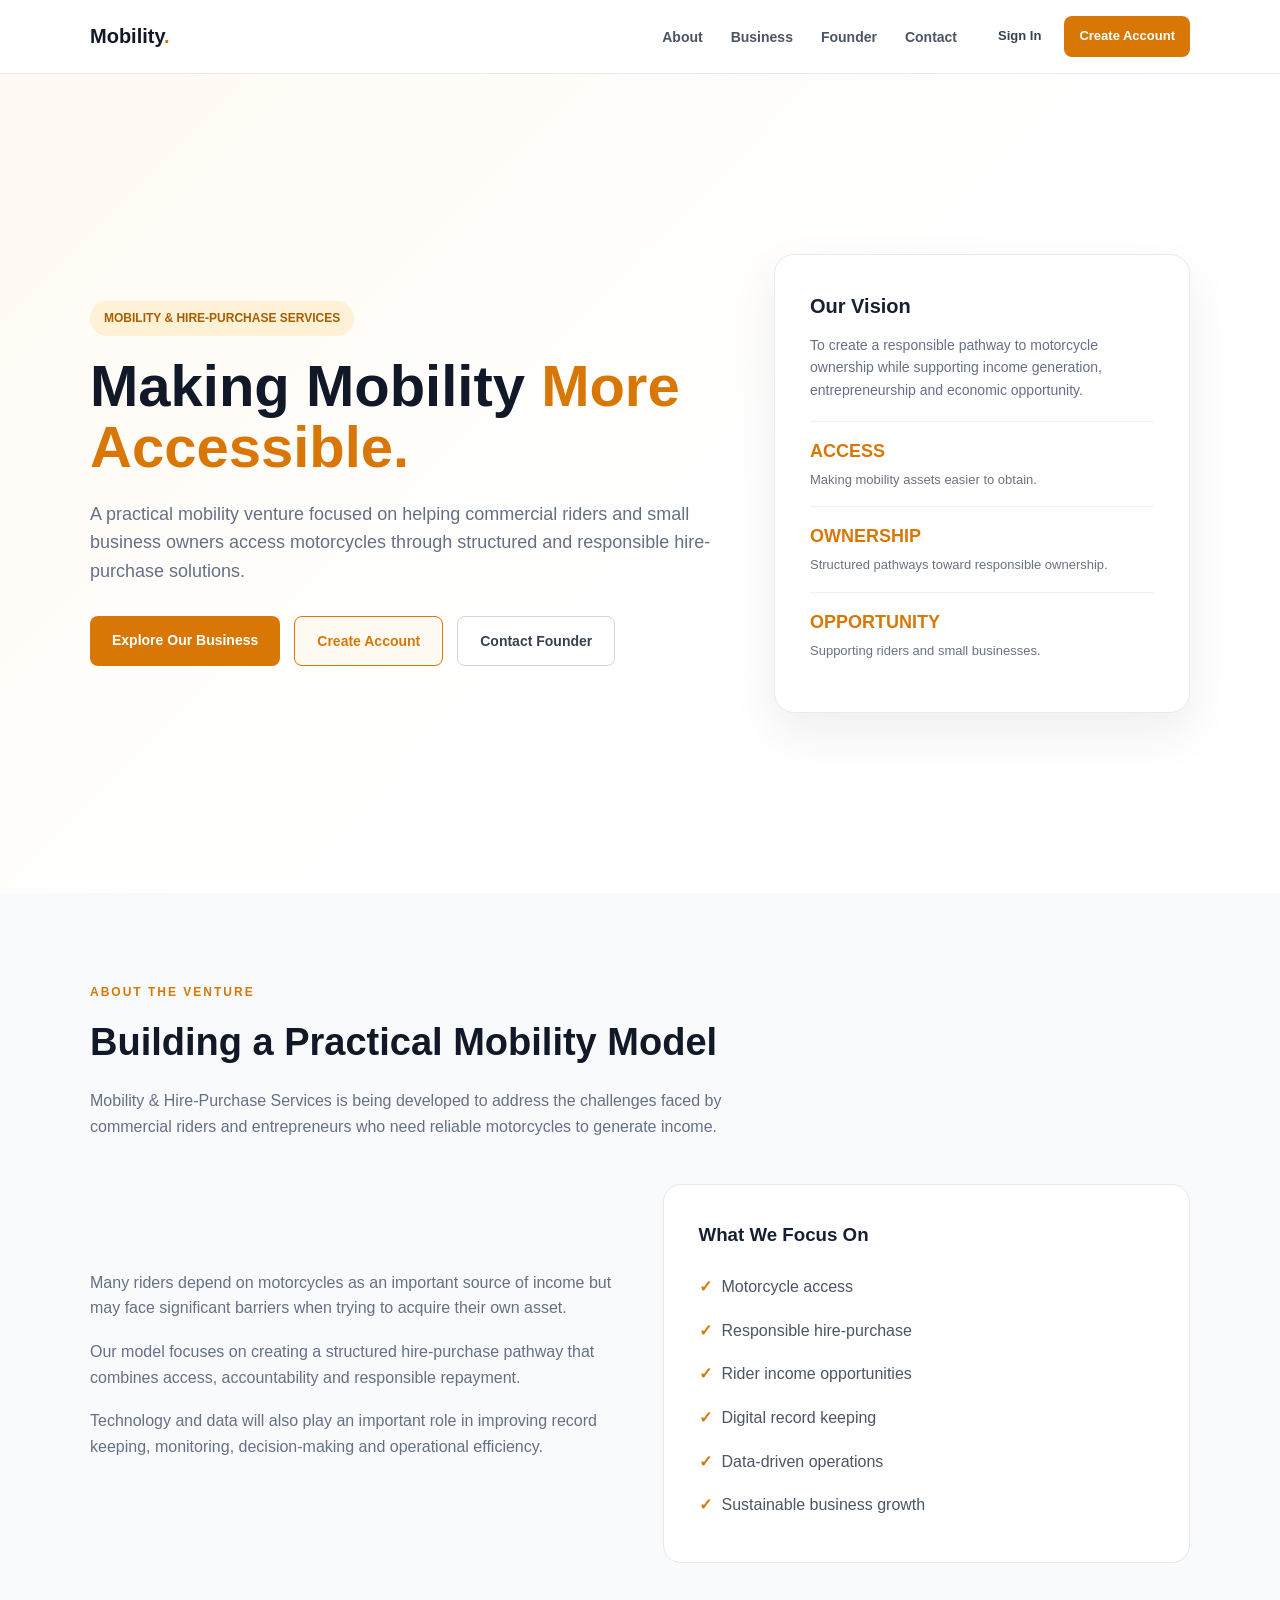
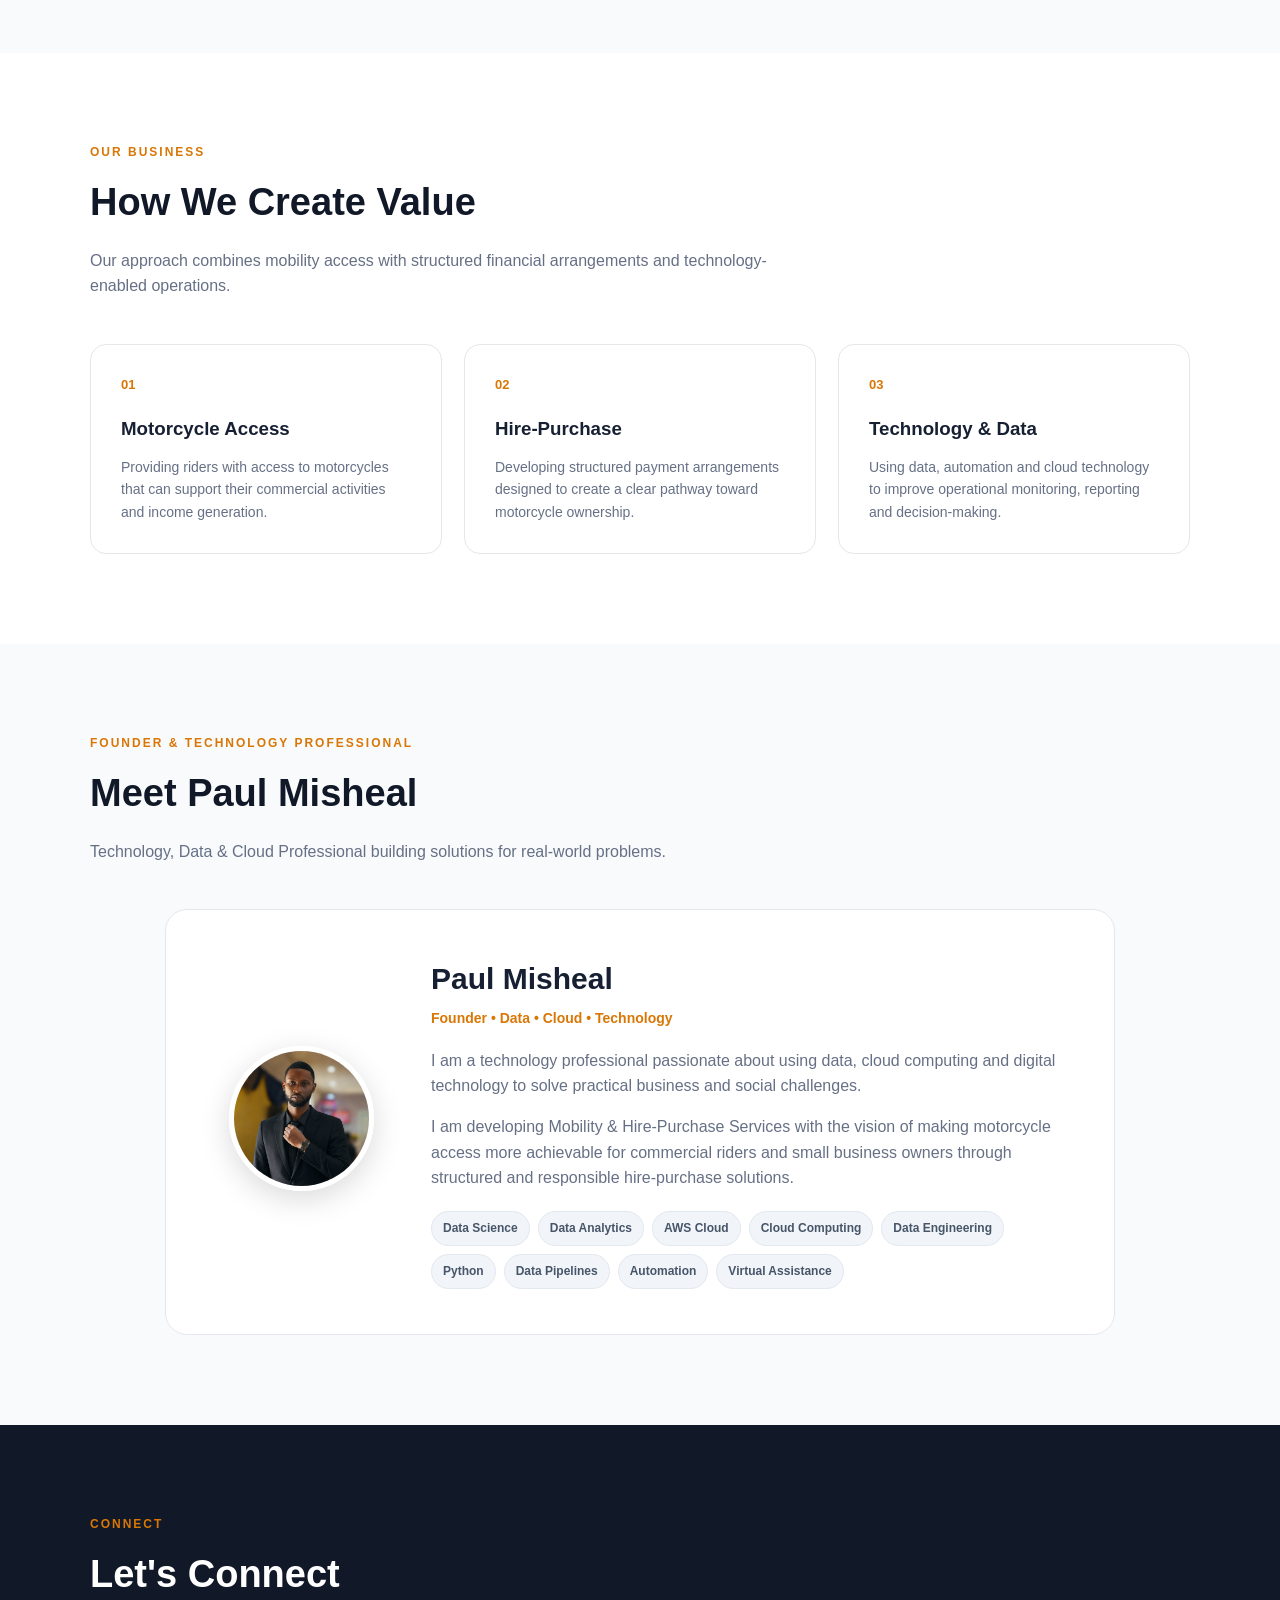
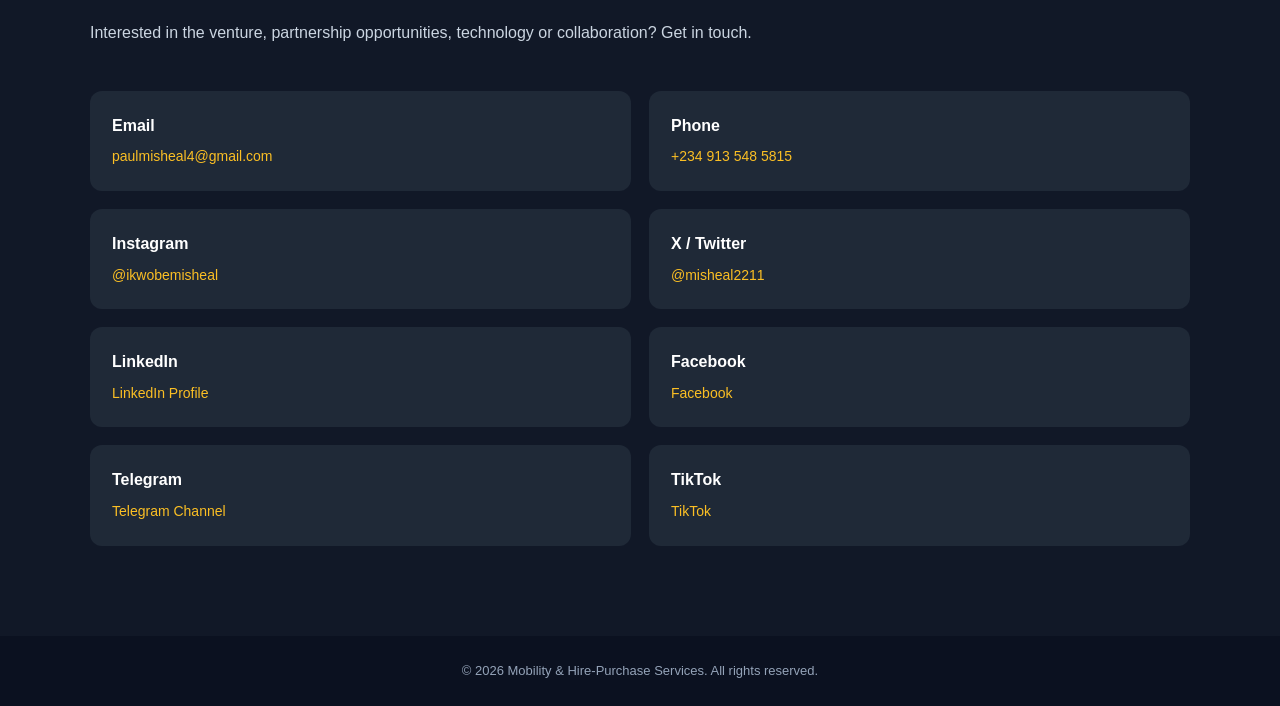
<file: index.html>
<!DOCTYPE html>

<html lang="en">
<head>
    <meta charset="UTF-8">
    <meta name="viewport" content="width=device-width, initial-scale=1.0">

<title>Mobility Hire Purchase | Affordable Motorcycle Ownership</title>

<meta name="description"
    content="Mobility Hire Purchase offers structured motorcycle access and responsible ownership solutions for riders, entrepreneurs and growing businesses.">
<meta name="theme-color" content="#0f172a">
<link rel="icon" type="image/svg+xml" href="favicon.svg">

<style>
    * {
        margin: 0;
        padding: 0;
        box-sizing: border-box;
    }

    html {
        scroll-behavior: smooth;
    }

    body {
        font-family: Arial, Helvetica, sans-serif;
        color: #172033;
        background: #ffffff;
        line-height: 1.6;
    }

    /* ================= NAVIGATION ================= */

    nav {
        position: sticky;
        top: 0;
        z-index: 1000;
        background: rgba(255, 255, 255, 0.97);
        border-bottom: 1px solid #e8ebf0;
    }

    .nav-container {
        max-width: 1150px;
        margin: auto;
        padding: 16px 25px;
        display: flex;
        justify-content: space-between;
        align-items: center;
    }

    .logo {
        font-size: 20px;
        font-weight: 800;
        color: #111827;
        text-decoration: none;
    }

    .logo span {
        color: #d97706;
    }

    .nav-right {
        display: flex;
        align-items: center;
        gap: 28px;
    }

    .nav-links {
        display: flex;
        gap: 28px;
        list-style: none;
    }

    .nav-links a {
        text-decoration: none;
        color: #4b5563;
        font-size: 14px;
        font-weight: 600;
    }

    .nav-links a:hover {
        color: #d97706;
    }

    .nav-auth {
        display: flex;
        align-items: center;
        gap: 10px;
    }

    .nav-login {
        text-decoration: none;
        color: #374151;
        font-size: 13px;
        font-weight: 800;
        padding: 9px 13px;
    }

    .nav-login:hover {
        color: #d97706;
    }

    .nav-signup {
        text-decoration: none;
        background: #d97706;
        color: #ffffff;
        font-size: 13px;
        font-weight: 800;
        padding: 10px 15px;
        border-radius: 8px;
    }

    .nav-signup:hover {
        background: #b85f00;
    }

    /* ================= HERO ================= */

    .hero {
        min-height: 650px;
        display: flex;
        align-items: center;
        background:
            linear-gradient(135deg, #fffaf2 0%, #ffffff 55%);
    }

    .hero-container {
        max-width: 1150px;
        width: 100%;
        margin: auto;
        padding: 90px 25px;
        display: grid;
        grid-template-columns: 1.2fr 0.8fr;
        gap: 60px;
        align-items: center;
    }

    .badge {
        display: inline-block;
        padding: 8px 14px;
        background: #fff1d6;
        color: #a65f00;
        border-radius: 30px;
        font-size: 12px;
        font-weight: 800;
        margin-bottom: 20px;
    }

    .hero h1 {
        font-size: 58px;
        line-height: 1.05;
        color: #111827;
        margin-bottom: 22px;
    }

    .hero h1 span {
        color: #d97706;
    }

    .hero p {
        max-width: 650px;
        font-size: 18px;
        color: #667085;
        margin-bottom: 30px;
    }

    .hero-buttons {
        display: flex;
        gap: 14px;
        flex-wrap: wrap;
    }

    .btn {
        display: inline-block;
        padding: 13px 22px;
        border-radius: 8px;
        text-decoration: none;
        font-size: 14px;
        font-weight: 700;
    }

    .btn-primary {
        background: #d97706;
        color: white;
    }

    .btn-primary:hover {
        background: #b85f00;
    }

    .btn-secondary {
        border: 1px solid #d1d5db;
        color: #374151;
        background: white;
    }

    .btn-secondary:hover {
        border-color: #d97706;
        color: #d97706;
    }

    .btn-account {
        border: 1px solid #d97706;
        color: #d97706;
        background: #fffaf2;
    }

    .btn-account:hover {
        background: #fff1d6;
    }

    /* ================= HERO CARD ================= */

    .hero-card {
        background: white;
        border: 1px solid #e8ebf0;
        border-radius: 20px;
        padding: 35px;
        box-shadow: 0 20px 50px rgba(0, 0, 0, 0.07);
    }

    .hero-card h3 {
        font-size: 20px;
        margin-bottom: 12px;
    }

    .hero-card p {
        font-size: 14px;
        margin-bottom: 20px;
    }

    .stat {
        padding: 15px 0;
        border-top: 1px solid #edf0f4;
    }

    .stat strong {
        display: block;
        color: #d97706;
        font-size: 18px;
    }

    .stat span {
        color: #6b7280;
        font-size: 13px;
    }

    /* ================= GENERAL SECTIONS ================= */

    section {
        padding: 90px 25px;
    }

    .container {
        max-width: 1100px;
        margin: auto;
    }

    .section-label {
        color: #d97706;
        font-size: 12px;
        font-weight: 800;
        letter-spacing: 2px;
        text-transform: uppercase;
        margin-bottom: 10px;
    }

    .section-title {
        font-size: 38px;
        color: #111827;
        margin-bottom: 15px;
    }

    .section-intro {
        max-width: 700px;
        color: #667085;
        margin-bottom: 45px;
    }

    /* ================= ABOUT ================= */

    .about {
        background: #f8fafc;
    }

    .about-grid {
        display: grid;
        grid-template-columns: 1fr 1fr;
        gap: 45px;
        align-items: center;
    }

    .about-text p {
        color: #667085;
        margin-bottom: 18px;
    }

    .about-card {
        background: white;
        padding: 35px;
        border-radius: 18px;
        border: 1px solid #e5e7eb;
    }

    .about-card h3 {
        margin-bottom: 15px;
    }

    .about-card li {
        list-style: none;
        padding: 9px 0;
        color: #4b5563;
    }

    .about-card li::before {
        content: "✓";
        color: #d97706;
        font-weight: bold;
        margin-right: 10px;
    }

    /* ================= BUSINESS ================= */

    .business-grid {
        display: grid;
        grid-template-columns: repeat(3, 1fr);
        gap: 22px;
    }

    .business-card {
        padding: 30px;
        border: 1px solid #e5e7eb;
        border-radius: 16px;
        background: white;
    }

    .business-card .number {
        font-size: 13px;
        font-weight: 800;
        color: #d97706;
        margin-bottom: 18px;
    }

    .business-card h3 {
        margin-bottom: 12px;
    }

    .business-card p {
        color: #667085;
        font-size: 14px;
    }

    /* ================= FOUNDER ================= */

    .founder {
        background: #f8fafc;
    }

    .founder-box {
        max-width: 950px;
        margin: auto;
        background: white;
        border: 1px solid #e5e7eb;
        border-radius: 22px;
        padding: 45px;
        display: grid;
        grid-template-columns: 180px 1fr;
        gap: 40px;
        align-items: center;
    }

    .founder-photo {
        text-align: center;
    }

    .founder-photo img {
        width: 145px;
        height: 145px;
        border-radius: 50%;
        object-fit: cover;
        border: 5px solid #fff;
        box-shadow: 0 8px 30px rgba(0, 0, 0, 0.15);
    }

    .founder-info h3 {
        font-size: 30px;
        margin-bottom: 4px;
    }

    .founder-role {
        color: #d97706;
        font-weight: 800;
        font-size: 14px;
        margin-bottom: 18px;
    }

    .founder-info p {
        color: #667085;
        margin-bottom: 15px;
    }

    .skills {
        display: flex;
        flex-wrap: wrap;
        gap: 8px;
        margin-top: 20px;
    }

    .skills span {
        background: #f1f5f9;
        border: 1px solid #e2e8f0;
        padding: 7px 11px;
        border-radius: 20px;
        font-size: 12px;
        font-weight: 700;
        color: #475569;
    }

    /* ================= CONTACT ================= */

    .contact {
        background: #111827;
        color: white;
    }

    .contact .section-title {
        color: white;
    }

    .contact .section-intro {
        color: #cbd5e1;
    }

    .contact-grid {
        display: grid;
        grid-template-columns: repeat(2, 1fr);
        gap: 18px;
    }

    .contact-item {
        background: #1f2937;
        padding: 22px;
        border-radius: 12px;
    }

    .contact-item strong {
        display: block;
        margin-bottom: 5px;
    }

    .contact-item a {
        color: #fbbf24;
        text-decoration: none;
        font-size: 14px;
        word-break: break-word;
    }

    /* ================= FOOTER ================= */

    footer {
        background: #0b1120;
        color: #94a3b8;
        text-align: center;
        padding: 25px;
        font-size: 13px;
    }

    /* ================= MOBILE ================= */

    @media (max-width: 900px) {

        .nav-right {
            gap: 12px;
        }

        .nav-links {
            display: none;
        }

        .hero-container {
            grid-template-columns: 1fr;
            padding: 70px 25px;
        }

        .hero h1 {
            font-size: 42px;
        }

        .about-grid {
            grid-template-columns: 1fr;
        }

        .business-grid {
            grid-template-columns: 1fr;
        }

        .founder-box {
            grid-template-columns: 1fr;
            text-align: center;
            padding: 35px 25px;
        }

        .founder-photo img {
            width: 125px;
            height: 125px;
        }

        .skills {
            justify-content: center;
        }

        .contact-grid {
            grid-template-columns: 1fr;
        }

        .section-title {
            font-size: 32px;
        }
    }

    @media (max-width: 600px) {

        .nav-container {
            padding: 14px 18px;
        }

        .nav-auth {
            gap: 4px;
        }

        .nav-login {
            padding: 8px 7px;
            font-size: 12px;
        }

        .nav-signup {
            padding: 9px 10px;
            font-size: 12px;
        }

        .hero-buttons {
            flex-direction: column;
        }

        .hero-buttons .btn {
            text-align: center;
            width: 100%;
        }
    }
</style>

</head>

<body>

<!-- ================= NAVIGATION ================= -->

<nav>
    <div class="nav-container">

        <a href="index.html" class="logo">
            Mobility<span>.</span>
        </a>

        <div class="nav-right">

            <ul class="nav-links">
                <li>
                    <a href="#about">About</a>
                </li>

                <li>
                    <a href="#business">Business</a>
                </li>

                <li>
                    <a href="#founder">Founder</a>
                </li>

                <li>
                    <a href="#contact">Contact</a>
                </li>
            </ul>

            <!-- ACCOUNT BUTTONS -->

            <div class="nav-auth">

                <a href="login.html" class="nav-login">
                    Sign In
                </a>

                <a href="signup.html" class="nav-signup">
                    Create Account
                </a>

            </div>

        </div>

    </div>
</nav>


<!-- ================= HERO ================= -->

<section class="hero">

    <div class="hero-container">

        <div>

            <div class="badge">
                MOBILITY & HIRE-PURCHASE SERVICES
            </div>

            <h1>
                Making Mobility
                <span>More Accessible.</span>
            </h1>

            <p>
                A practical mobility venture focused on helping
                commercial riders and small business owners access
                motorcycles through structured and responsible
                hire-purchase solutions.
            </p>

            <div class="hero-buttons">

                <a href="#business" class="btn btn-primary">
                    Explore Our Business
                </a>

                <a href="signup.html" class="btn btn-account">
                    Create Account
                </a>

                <a href="#contact" class="btn btn-secondary">
                    Contact Founder
                </a>

            </div>

        </div>


        <div class="hero-card">

            <h3>
                Our Vision
            </h3>

            <p>
                To create a responsible pathway to motorcycle
                ownership while supporting income generation,
                entrepreneurship and economic opportunity.
            </p>

            <div class="stat">
                <strong>ACCESS</strong>
                <span>
                    Making mobility assets easier to obtain.
                </span>
            </div>

            <div class="stat">
                <strong>OWNERSHIP</strong>
                <span>
                    Structured pathways toward responsible ownership.
                </span>
            </div>

            <div class="stat">
                <strong>OPPORTUNITY</strong>
                <span>
                    Supporting riders and small businesses.
                </span>
            </div>

        </div>

    </div>

</section>


<!-- ================= ABOUT ================= -->

<section class="about" id="about">

    <div class="container">

        <div class="section-label">
            About The Venture
        </div>

        <h2 class="section-title">
            Building a Practical Mobility Model
        </h2>

        <p class="section-intro">
            Mobility & Hire-Purchase Services is being developed
            to address the challenges faced by commercial riders
            and entrepreneurs who need reliable motorcycles to
            generate income.
        </p>


        <div class="about-grid">

            <div class="about-text">

                <p>
                    Many riders depend on motorcycles as an important
                    source of income but may face significant barriers
                    when trying to acquire their own asset.
                </p>

                <p>
                    Our model focuses on creating a structured
                    hire-purchase pathway that combines access,
                    accountability and responsible repayment.
                </p>

                <p>
                    Technology and data will also play an important
                    role in improving record keeping, monitoring,
                    decision-making and operational efficiency.
                </p>

            </div>


            <div class="about-card">

                <h3>
                    What We Focus On
                </h3>

                <ul>
                    <li>Motorcycle access</li>
                    <li>Responsible hire-purchase</li>
                    <li>Rider income opportunities</li>
                    <li>Digital record keeping</li>
                    <li>Data-driven operations</li>
                    <li>Sustainable business growth</li>
                </ul>

            </div>

        </div>

    </div>

</section>


<!-- ================= BUSINESS ================= -->

<section id="business">

    <div class="container">

        <div class="section-label">
            Our Business
        </div>

        <h2 class="section-title">
            How We Create Value
        </h2>

        <p class="section-intro">
            Our approach combines mobility access with structured
            financial arrangements and technology-enabled operations.
        </p>


        <div class="business-grid">

            <div class="business-card">

                <div class="number">
                    01
                </div>

                <h3>
                    Motorcycle Access
                </h3>

                <p>
                    Providing riders with access to motorcycles
                    that can support their commercial activities
                    and income generation.
                </p>

            </div>


            <div class="business-card">

                <div class="number">
                    02
                </div>

                <h3>
                    Hire-Purchase
                </h3>

                <p>
                    Developing structured payment arrangements
                    designed to create a clear pathway toward
                    motorcycle ownership.
                </p>

            </div>


            <div class="business-card">

                <div class="number">
                    03
                </div>

                <h3>
                    Technology & Data
                </h3>

                <p>
                    Using data, automation and cloud technology
                    to improve operational monitoring,
                    reporting and decision-making.
                </p>

            </div>

        </div>

    </div>

</section>


<!-- ================= FOUNDER ================= -->

<section class="founder" id="founder">

    <div class="container">

        <div class="section-label">
            Founder & Technology Professional
        </div>

        <h2 class="section-title">
            Meet Paul Misheal
        </h2>

        <p class="section-intro">
            Technology, Data & Cloud Professional building
            solutions for real-world problems.
        </p>


        <div class="founder-box">

            <div class="founder-photo">

                <img
                    src="paul-misheal.jpg.png"
                    alt="Paul Misheal - Founder"
                >

            </div>


            <div class="founder-info">

                <h3>
                    Paul Misheal
                </h3>

                <div class="founder-role">
                    Founder • Data • Cloud • Technology
                </div>

                <p>
                    I am a technology professional passionate about
                    using data, cloud computing and digital technology
                    to solve practical business and social challenges.
                </p>

                <p>
                    I am developing Mobility & Hire-Purchase Services
                    with the vision of making motorcycle access more
                    achievable for commercial riders and small business
                    owners through structured and responsible
                    hire-purchase solutions.
                </p>

                <div class="skills">

                    <span>Data Science</span>
                    <span>Data Analytics</span>
                    <span>AWS Cloud</span>
                    <span>Cloud Computing</span>
                    <span>Data Engineering</span>
                    <span>Python</span>
                    <span>Data Pipelines</span>
                    <span>Automation</span>
                    <span>Virtual Assistance</span>

                </div>

            </div>

        </div>

    </div>

</section>


<!-- ================= CONTACT ================= -->

<section class="contact" id="contact">

    <div class="container">

        <div class="section-label">
            Connect
        </div>

        <h2 class="section-title">
            Let's Connect
        </h2>

        <p class="section-intro">
            Interested in the venture, partnership opportunities,
            technology or collaboration? Get in touch.
        </p>


        <div class="contact-grid">

            <div class="contact-item">

                <strong>Email</strong>

                <a href="mailto:paulmisheal4@gmail.com">
                    paulmisheal4@gmail.com
                </a>

            </div>


            <div class="contact-item">

                <strong>Phone</strong>

                <a href="tel:+2349135485815">
                    +234 913 548 5815
                </a>

            </div>


            <div class="contact-item">

                <strong>Instagram</strong>

                <a href="https://www.instagram.com/ikwobemisheal/"
                   target="_blank">
                    @ikwobemisheal
                </a>

            </div>


            <div class="contact-item">

                <strong>X / Twitter</strong>

                <a href="https://x.com/misheal2211"
                   target="_blank">
                    @misheal2211
                </a>

            </div>


            <div class="contact-item">

                <strong>LinkedIn</strong>

                <a href="https://www.linkedin.com/feed/"
                   target="_blank">
                    LinkedIn Profile
                </a>

            </div>


            <div class="contact-item">

                <strong>Facebook</strong>

                <a href="https://web.facebook.com/"
                   target="_blank">
                    Facebook
                </a>

            </div>


            <div class="contact-item">

                <strong>Telegram</strong>

                <a href="https://web.telegram.org/a/#-1001242564543"
                   target="_blank">
                    Telegram Channel
                </a>

            </div>


            <div class="contact-item">

                <strong>TikTok</strong>

                <a href="https://vm.tiktok.com/ZS9Bh6BGscT4U-JbQB0/"
                   target="_blank">
                    TikTok
                </a>

            </div>

        </div>

    </div>

</section>


<!-- ================= FOOTER ================= -->

<footer>

    © 2026 Mobility & Hire-Purchase Services.
    All rights reserved.

</footer>

</body>
</html>
</file>
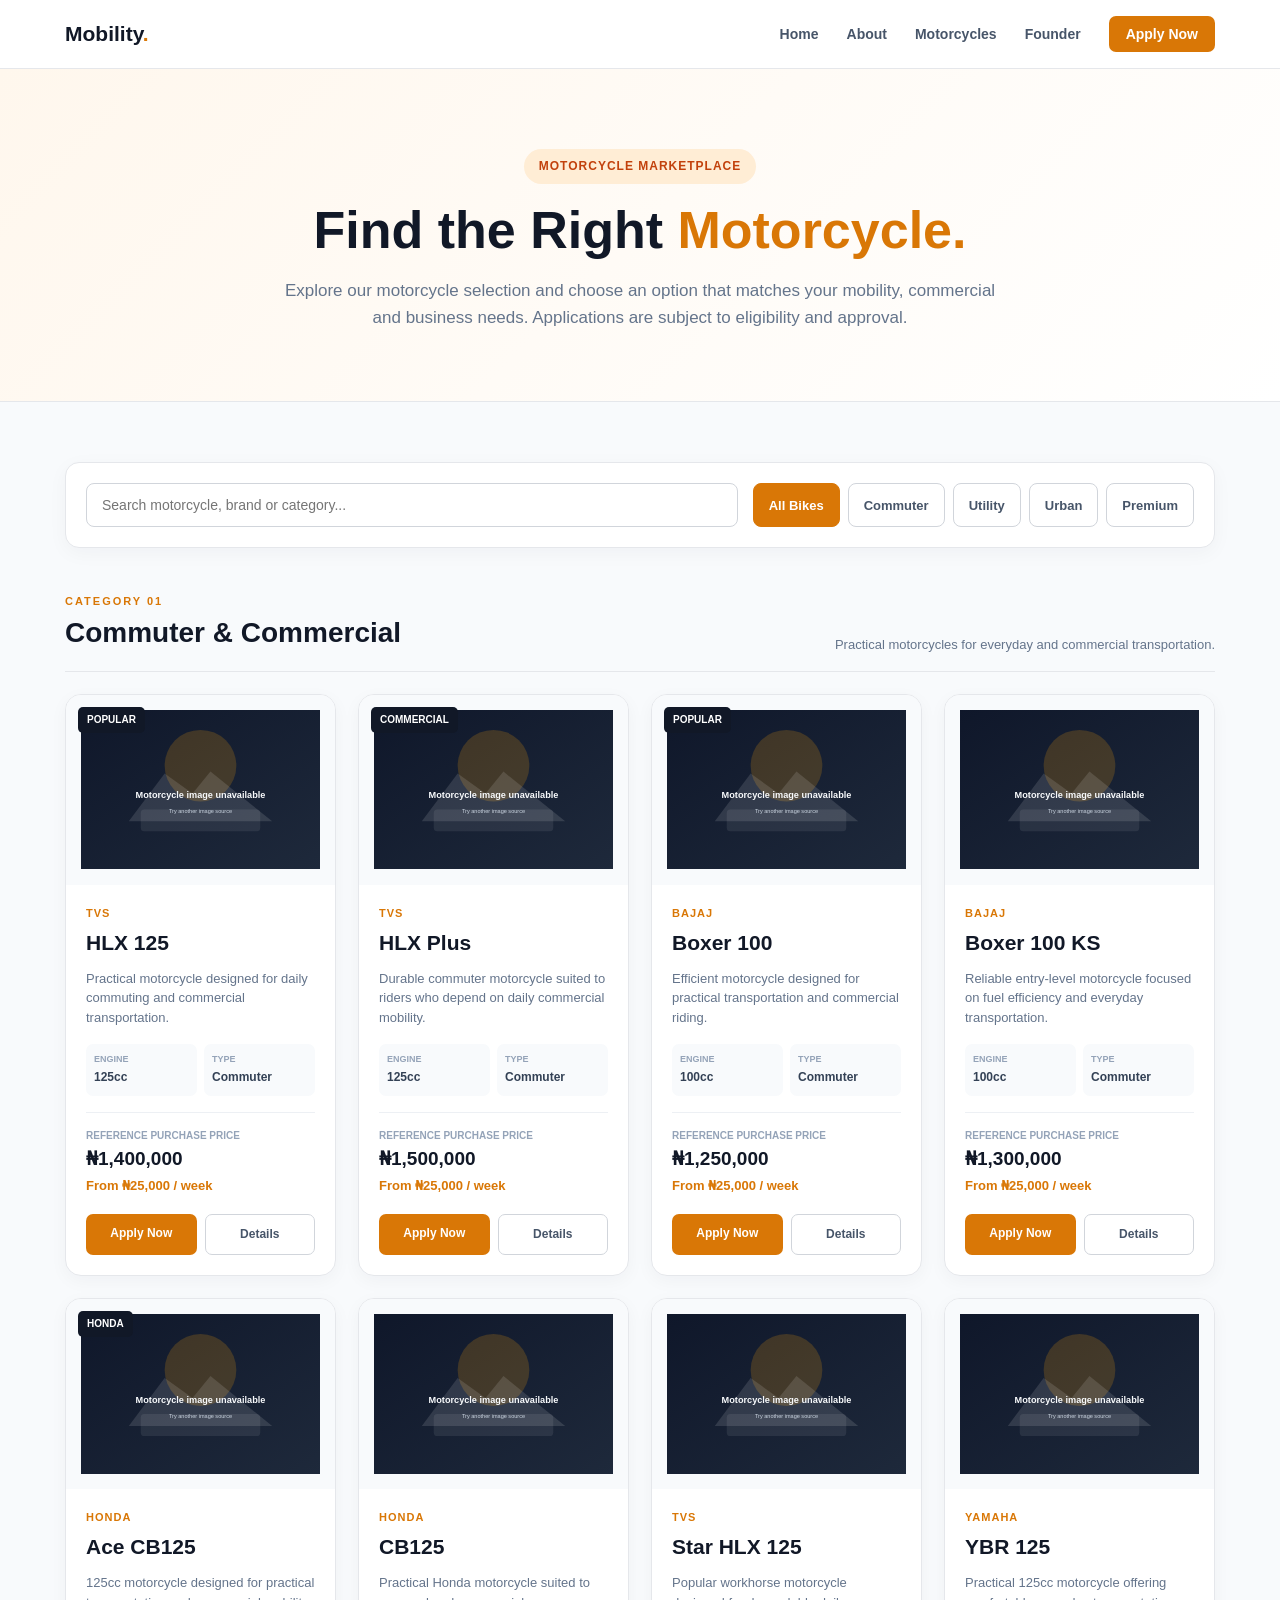
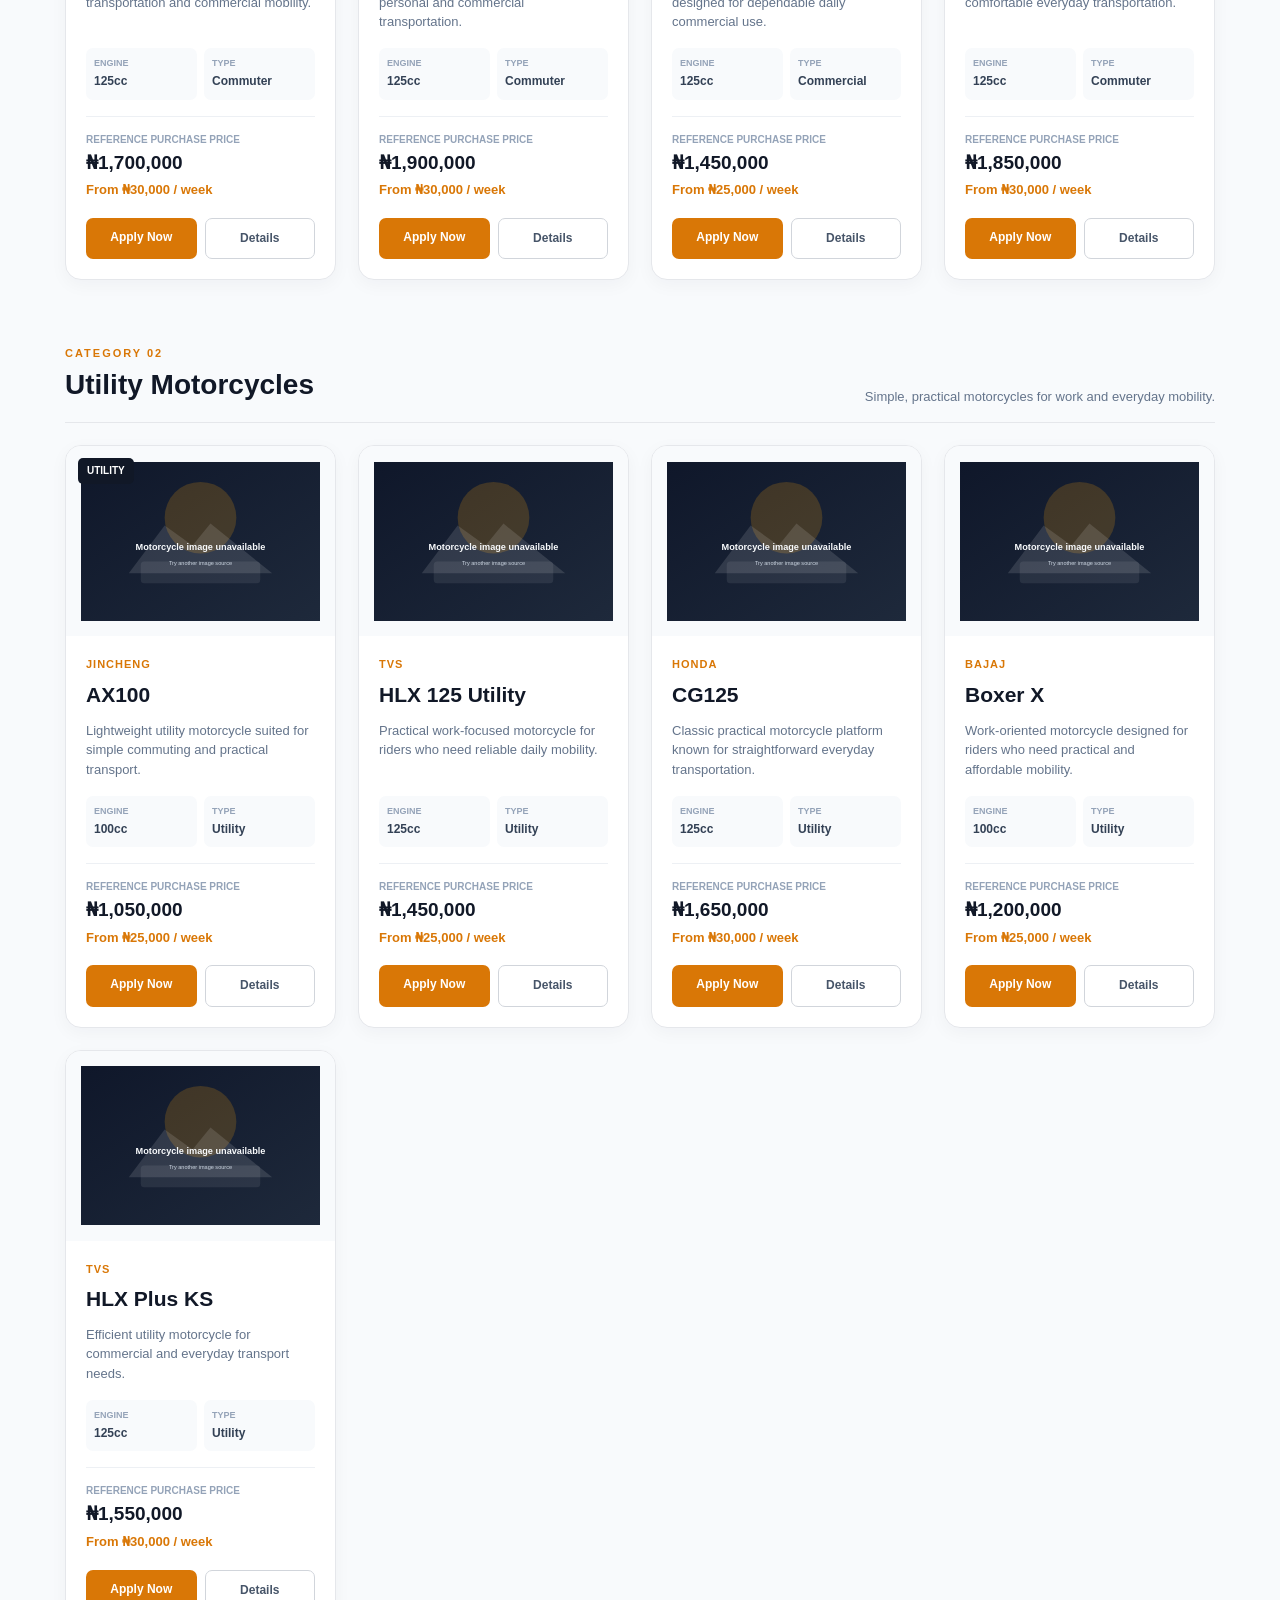
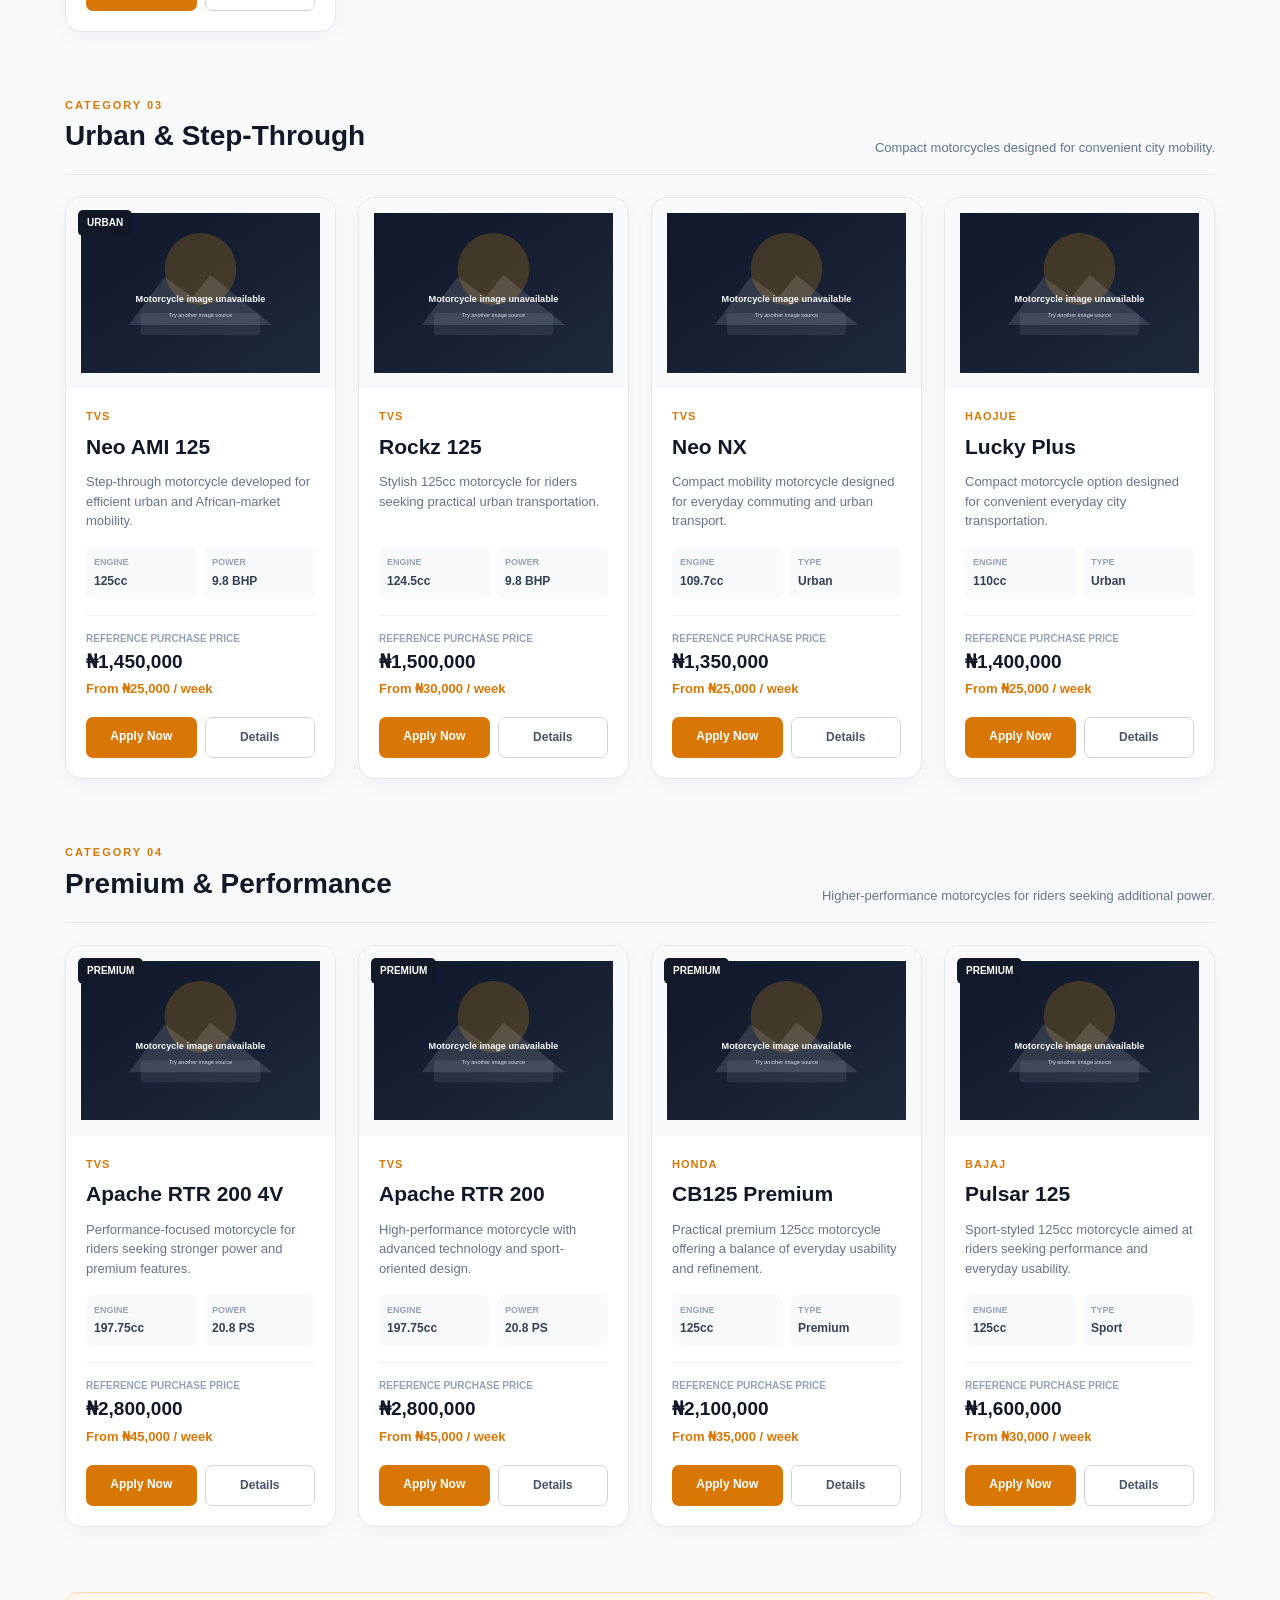
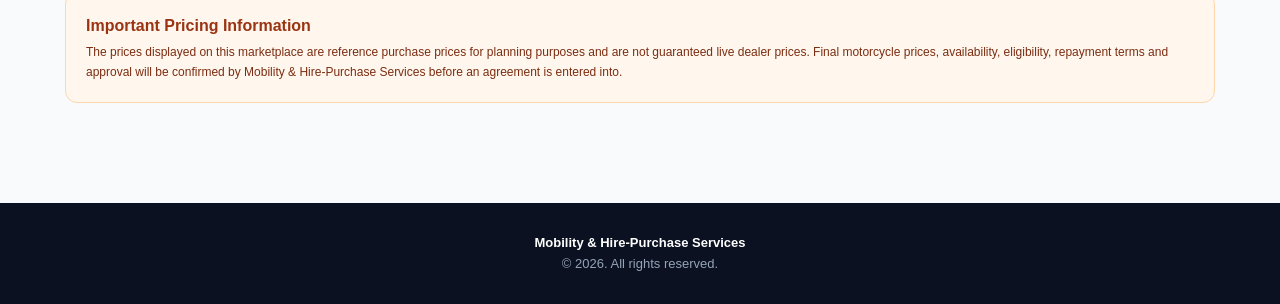
<file: bikes.html>
<!DOCTYPE html>
<html lang="en">
<head>
    <meta charset="UTF-8">
    <meta name="viewport" content="width=device-width, initial-scale=1.0">

    <title>Motorcycles | Mobility Hire Purchase</title>

    <meta name="description"
        content="Explore motorcycles available through Mobility Hire Purchase. Browse commuter, utility, urban and premium motorcycle options.">
    <meta name="theme-color" content="#0f172a">
    <link rel="icon" type="image/svg+xml" href="favicon.svg">

    <style>
        * {
            margin: 0;
            padding: 0;
            box-sizing: border-box;
        }

        html {
            scroll-behavior: smooth;
        }

        body {
            font-family: Arial, Helvetica, sans-serif;
            background: #f8fafc;
            color: #172033;
            line-height: 1.6;
        }

        /* ================= NAVBAR ================= */

        nav {
            position: sticky;
            top: 0;
            z-index: 1000;
            background: rgba(255,255,255,0.97);
            border-bottom: 1px solid #e5e7eb;
            backdrop-filter: blur(10px);
        }

        .nav-container {
            max-width: 1200px;
            margin: auto;
            padding: 17px 25px;
            display: flex;
            justify-content: space-between;
            align-items: center;
        }

        .logo {
            font-size: 21px;
            font-weight: 900;
            color: #111827;
            text-decoration: none;
        }

        .logo span {
            color: #d97706;
        }

        .nav-links {
            display: flex;
            gap: 28px;
            list-style: none;
        }

        .nav-links a {
            text-decoration: none;
            color: #475569;
            font-size: 14px;
            font-weight: 700;
        }

        .nav-links a:hover {
            color: #d97706;
        }

        .nav-apply {
            background: #d97706;
            color: white !important;
            padding: 10px 17px;
            border-radius: 7px;
        }

        /* ================= HERO ================= */

        .hero {
            background: linear-gradient(135deg, #fff7ed, #ffffff);
            padding: 80px 25px 70px;
            border-bottom: 1px solid #e5e7eb;
        }

        .hero-container {
            max-width: 1150px;
            margin: auto;
            text-align: center;
        }

        .badge {
            display: inline-block;
            background: #ffedd5;
            color: #c2410c;
            padding: 8px 15px;
            border-radius: 30px;
            font-size: 12px;
            font-weight: 800;
            letter-spacing: 1px;
            margin-bottom: 18px;
        }

        .hero h1 {
            font-size: 52px;
            line-height: 1.1;
            color: #111827;
            margin-bottom: 18px;
        }

        .hero h1 span {
            color: #d97706;
        }

        .hero p {
            max-width: 720px;
            margin: auto;
            color: #64748b;
            font-size: 17px;
        }

        /* ================= CONTROLS ================= */

        .marketplace {
            max-width: 1200px;
            margin: auto;
            padding: 60px 25px 100px;
        }

        .controls {
            background: white;
            padding: 20px;
            border: 1px solid #e5e7eb;
            border-radius: 14px;
            display: flex;
            gap: 15px;
            flex-wrap: wrap;
            margin-bottom: 45px;
            box-shadow: 0 5px 20px rgba(15,23,42,0.04);
        }

        .search-box {
            flex: 1;
            min-width: 230px;
        }

        .search-box input {
            width: 100%;
            padding: 13px 15px;
            border: 1px solid #d1d5db;
            border-radius: 8px;
            font-size: 14px;
            outline: none;
        }

        .search-box input:focus {
            border-color: #d97706;
        }

        .filter-buttons {
            display: flex;
            gap: 8px;
            flex-wrap: wrap;
        }

        .filter-btn {
            border: 1px solid #d1d5db;
            background: white;
            color: #475569;
            padding: 11px 15px;
            border-radius: 8px;
            cursor: pointer;
            font-size: 13px;
            font-weight: 700;
        }

        .filter-btn:hover,
        .filter-btn.active {
            background: #d97706;
            border-color: #d97706;
            color: white;
        }

        /* ================= CATEGORY ================= */

        .category-section {
            margin-bottom: 65px;
        }

        .category-header {
            display: flex;
            justify-content: space-between;
            align-items: end;
            margin-bottom: 22px;
            border-bottom: 1px solid #e5e7eb;
            padding-bottom: 15px;
        }

        .category-label {
            color: #d97706;
            font-size: 11px;
            font-weight: 900;
            letter-spacing: 2px;
            text-transform: uppercase;
        }

        .category-header h2 {
            font-size: 28px;
            color: #111827;
        }

        .category-description {
            color: #64748b;
            font-size: 13px;
        }

        /* ================= BIKE GRID ================= */

        .bike-grid {
            display: grid;
            grid-template-columns: repeat(4, 1fr);
            gap: 22px;
        }

        .bike-card {
            background: white;
            border: 1px solid #e5e7eb;
            border-radius: 16px;
            overflow: hidden;
            transition: 0.25s ease;
            box-shadow: 0 5px 18px rgba(15,23,42,0.04);
        }

        .bike-card:hover {
            transform: translateY(-5px);
            box-shadow: 0 15px 35px rgba(15,23,42,0.10);
            border-color: #f1c27d;
        }

        .bike-image {
            height: 190px;
            background: #f8fafc;
            display: flex;
            align-items: center;
            justify-content: center;
            padding: 15px;
            position: relative;
        }

        .bike-image img {
            width: 100%;
            height: 100%;
            object-fit: contain;
        }

        .bike-badge {
            position: absolute;
            top: 12px;
            left: 12px;
            background: #111827;
            color: white;
            padding: 5px 9px;
            border-radius: 5px;
            font-size: 10px;
            font-weight: 800;
            text-transform: uppercase;
        }

        .bike-content {
            padding: 20px;
        }

        .bike-brand {
            color: #d97706;
            font-size: 11px;
            font-weight: 900;
            text-transform: uppercase;
            letter-spacing: 1px;
        }

        .bike-name {
            font-size: 21px;
            color: #111827;
            margin: 4px 0 9px;
        }

        .bike-description {
            color: #64748b;
            font-size: 13px;
            line-height: 1.5;
            min-height: 60px;
            margin-bottom: 15px;
        }

        .bike-specs {
            display: grid;
            grid-template-columns: repeat(2, 1fr);
            gap: 7px;
            margin-bottom: 16px;
        }

        .spec {
            background: #f8fafc;
            border-radius: 7px;
            padding: 8px;
        }

        .spec small {
            display: block;
            color: #94a3b8;
            font-size: 9px;
            text-transform: uppercase;
            font-weight: 800;
        }

        .spec strong {
            display: block;
            color: #334155;
            font-size: 12px;
            margin-top: 2px;
        }

        .price-box {
            border-top: 1px solid #edf0f4;
            padding-top: 15px;
            margin-top: 5px;
        }

        .price-label {
            color: #94a3b8;
            font-size: 10px;
            text-transform: uppercase;
            font-weight: 800;
        }

        .price {
            color: #111827;
            font-size: 19px;
            font-weight: 900;
        }

        .weekly {
            color: #d97706;
            font-size: 13px;
            font-weight: 800;
            margin-top: 2px;
        }

        .card-actions {
            display: grid;
            grid-template-columns: 1fr 1fr;
            gap: 8px;
            margin-top: 17px;
        }

        .btn {
            text-align: center;
            text-decoration: none;
            padding: 10px 7px;
            border-radius: 7px;
            font-size: 12px;
            font-weight: 800;
        }

        .btn-primary {
            background: #d97706;
            color: white;
        }

        .btn-primary:hover {
            background: #b45309;
        }

        .btn-secondary {
            border: 1px solid #d1d5db;
            color: #475569;
            background: white;
        }

        .btn-secondary:hover {
            background: #f8fafc;
        }

        /* ================= NOTICE ================= */

        .notice {
            background: #fff7ed;
            border: 1px solid #fed7aa;
            padding: 20px;
            border-radius: 12px;
            margin-top: 25px;
        }

        .notice strong {
            color: #9a3412;
            display: block;
            margin-bottom: 5px;
        }

        .notice p {
            color: #7c2d12;
            font-size: 12px;
        }

        /* ================= FOOTER ================= */

        footer {
            background: #0b1120;
            color: #94a3b8;
            text-align: center;
            padding: 30px 20px;
            font-size: 13px;
        }

        footer strong {
            color: white;
        }

        /* ================= MOBILE ================= */

        @media (max-width: 1000px) {
            .bike-grid {
                grid-template-columns: repeat(3, 1fr);
            }
        }

        @media (max-width: 750px) {

            .nav-links {
                display: none;
            }

            .hero h1 {
                font-size: 40px;
            }

            .bike-grid {
                grid-template-columns: repeat(2, 1fr);
            }

            .category-header {
                display: block;
            }

            .category-description {
                margin-top: 5px;
            }
        }

        @media (max-width: 520px) {

            .bike-grid {
                grid-template-columns: 1fr;
            }

            .marketplace {
                padding-left: 15px;
                padding-right: 15px;
            }

            .hero {
                padding-left: 18px;
                padding-right: 18px;
            }

            .hero h1 {
                font-size: 34px;
            }

            .bike-image {
                height: 220px;
            }
        }
    </style>
</head>

<body>

<!-- ================= NAVIGATION ================= -->

<nav>
    <div class="nav-container">

        <a href="index.html" class="logo">
            Mobility<span>.</span>
        </a>

        <ul class="nav-links">
            <li><a href="index.html">Home</a></li>
            <li><a href="index.html#about">About</a></li>
            <li><a href="bikes.html">Motorcycles</a></li>
            <li><a href="index.html#founder">Founder</a></li>
            <li>
                <a href="signup.html" class="nav-apply">
                    Apply Now
                </a>
            </li>
        </ul>

    </div>
</nav>


<!-- ================= HERO ================= -->

<section class="hero">

    <div class="hero-container">

        <div class="badge">
            MOTORCYCLE MARKETPLACE
        </div>

        <h1>
            Find the Right
            <span>Motorcycle.</span>
        </h1>

        <p>
            Explore our motorcycle selection and choose an option
            that matches your mobility, commercial and business needs.
            Applications are subject to eligibility and approval.
        </p>

    </div>

</section>


<!-- ================= MARKETPLACE ================= -->

<main class="marketplace">


    <!-- CONTROLS -->

    <div class="controls">

        <div class="search-box">
            <input
                type="text"
                id="searchInput"
                placeholder="Search motorcycle, brand or category..."
            >
        </div>

        <div class="filter-buttons">

            <button class="filter-btn active" data-category="all">
                All Bikes
            </button>

            <button class="filter-btn" data-category="commuter">
                Commuter
            </button>

            <button class="filter-btn" data-category="utility">
                Utility
            </button>

            <button class="filter-btn" data-category="urban">
                Urban
            </button>

            <button class="filter-btn" data-category="premium">
                Premium
            </button>

        </div>

    </div>


    <!-- ===================================================== -->
    <!-- COMMUTER -->
    <!-- ===================================================== -->

    <section class="category-section" data-section-category="commuter">

        <div class="category-header">

            <div>
                <div class="category-label">
                    Category 01
                </div>

                <h2>
                    Commuter & Commercial
                </h2>
            </div>

            <div class="category-description">
                Practical motorcycles for everyday and commercial transportation.
            </div>

        </div>


        <div class="bike-grid">


            <!-- 01 -->

            <article class="bike-card" data-category="commuter">

                <div class="bike-image">

                    <span class="bike-badge">
                        Popular
                    </span>

                    <img
                        src="https://www.tvsmotor.com/tvs-hlx/-/media/Feature/HLX/Colors/HLX-125/BLUE-web.png?h=477&hash=7D50E83FCE6379907B9D5F3B73EF2778F3F957B9&la=en&w=733"
                        alt="TVS HLX 125 motorcycle"
                    >

                </div>

                <div class="bike-content">

                    <div class="bike-brand">
                        TVS
                    </div>

                    <h3 class="bike-name">
                        HLX 125
                    </h3>

                    <p class="bike-description">
                        Practical motorcycle designed for daily commuting
                        and commercial transportation.
                    </p>

                    <div class="bike-specs">

                        <div class="spec">
                            <small>Engine</small>
                            <strong>125cc</strong>
                        </div>

                        <div class="spec">
                            <small>Type</small>
                            <strong>Commuter</strong>
                        </div>

                    </div>

                    <div class="price-box">

                        <div class="price-label">
                            Reference Purchase Price
                        </div>

                        <div class="price">
                            ₦1,400,000
                        </div>

                        <div class="weekly">
                            From ₦25,000 / week
                        </div>

                    </div>

                    <div class="card-actions">

                        <a href="signup.html" class="btn btn-primary">
                            Apply Now
                        </a>

                        <a href="#bike01" class="btn btn-secondary">
                            Details
                        </a>

                    </div>

                </div>

            </article>


            <!-- 02 -->

            <article class="bike-card" data-category="commuter">

                <div class="bike-image">

                    <span class="bike-badge">
                        Commercial
                    </span>

                    <img
                        src="https://www.tvsmotor.com/tvs-hlx/-/media/Feature/HLX/Colors/HLX-125/BLUE-web.png?h=477&hash=7D50E83FCE6379907B9D5F3B73EF2778F3F957B9&la=en&w=733"
                        alt="TVS HLX Plus motorcycle"
                    >

                </div>

                <div class="bike-content">

                    <div class="bike-brand">
                        TVS
                    </div>

                    <h3 class="bike-name">
                        HLX Plus
                    </h3>

                    <p class="bike-description">
                        Durable commuter motorcycle suited to riders
                        who depend on daily commercial mobility.
                    </p>

                    <div class="bike-specs">

                        <div class="spec">
                            <small>Engine</small>
                            <strong>125cc</strong>
                        </div>

                        <div class="spec">
                            <small>Type</small>
                            <strong>Commuter</strong>
                        </div>

                    </div>

                    <div class="price-box">

                        <div class="price-label">
                            Reference Purchase Price
                        </div>

                        <div class="price">
                            ₦1,500,000
                        </div>

                        <div class="weekly">
                            From ₦25,000 / week
                        </div>

                    </div>

                    <div class="card-actions">

                        <a href="signup.html" class="btn btn-primary">
                            Apply Now
                        </a>

                        <a href="#bike02" class="btn btn-secondary">
                            Details
                        </a>

                    </div>

                </div>

            </article>


            <!-- 03 -->

            <article class="bike-card" data-category="commuter">

                <div class="bike-image">

                    <span class="bike-badge">
                        Popular
                    </span>

                    <img
                        src="https://cdn.globalbajaj.com/-/media/Democratic-Republic-Of-Congo/Images/Boxer/Boxer-100/SpokeImages/Variant-Banner.png?h=997&hash=4860AD7D51B128AC1B9B5E6B987E060F&iar=0&rev=b107e2052d50496aa17ac5bfafd8b746&w=1640"
                        alt="Bajaj Boxer 100 motorcycle"
                    >

                </div>

                <div class="bike-content">

                    <div class="bike-brand">
                        Bajaj
                    </div>

                    <h3 class="bike-name">
                        Boxer 100
                    </h3>

                    <p class="bike-description">
                        Efficient motorcycle designed for practical
                        transportation and commercial riding.
                    </p>

                    <div class="bike-specs">

                        <div class="spec">
                            <small>Engine</small>
                            <strong>100cc</strong>
                        </div>

                        <div class="spec">
                            <small>Type</small>
                            <strong>Commuter</strong>
                        </div>

                    </div>

                    <div class="price-box">

                        <div class="price-label">
                            Reference Purchase Price
                        </div>

                        <div class="price">
                            ₦1,250,000
                        </div>

                        <div class="weekly">
                            From ₦25,000 / week
                        </div>

                    </div>

                    <div class="card-actions">

                        <a href="signup.html" class="btn btn-primary">
                            Apply Now
                        </a>

                        <a href="#bike03" class="btn btn-secondary">
                            Details
                        </a>

                    </div>

                </div>

            </article>


            <!-- 04 -->

            <article class="bike-card" data-category="commuter">

                <div class="bike-image">

                    <img
                        src="https://cdn.globalbajaj.com/-/media/Democratic-Republic-Of-Congo/Images/Boxer/Boxer-100/SpokeImages/Variant-Banner.png?h=997&hash=4860AD7D51B128AC1B9B5E6B987E060F&iar=0&rev=b107e2052d50496aa17ac5bfafd8b746&w=1640"
                        alt="Bajaj Boxer 100 KS motorcycle"
                    >

                </div>

                <div class="bike-content">

                    <div class="bike-brand">
                        Bajaj
                    </div>

                    <h3 class="bike-name">
                        Boxer 100 KS
                    </h3>

                    <p class="bike-description">
                        Reliable entry-level motorcycle focused on
                        fuel efficiency and everyday transportation.
                    </p>

                    <div class="bike-specs">

                        <div class="spec">
                            <small>Engine</small>
                            <strong>100cc</strong>
                        </div>

                        <div class="spec">
                            <small>Type</small>
                            <strong>Commuter</strong>
                        </div>

                    </div>

                    <div class="price-box">

                        <div class="price-label">
                            Reference Purchase Price
                        </div>

                        <div class="price">
                            ₦1,300,000
                        </div>

                        <div class="weekly">
                            From ₦25,000 / week
                        </div>

                    </div>

                    <div class="card-actions">

                        <a href="signup.html" class="btn btn-primary">
                            Apply Now
                        </a>

                        <a href="#bike04" class="btn btn-secondary">
                            Details
                        </a>

                    </div>

                </div>

            </article>


            <!-- 05 -->

            <article class="bike-card" data-category="commuter">

                <div class="bike-image">

                    <span class="bike-badge">
                        Honda
                    </span>

                    <img
                        src="https://global.honda/en/newsroom/news/2011/c110929eng.html"
                        alt="Honda Ace CB125 motorcycle"
                    >

                </div>

                <div class="bike-content">

                    <div class="bike-brand">
                        Honda
                    </div>

                    <h3 class="bike-name">
                        Ace CB125
                    </h3>

                    <p class="bike-description">
                        125cc motorcycle designed for practical
                        transportation and commercial mobility.
                    </p>

                    <div class="bike-specs">

                        <div class="spec">
                            <small>Engine</small>
                            <strong>125cc</strong>
                        </div>

                        <div class="spec">
                            <small>Type</small>
                            <strong>Commuter</strong>
                        </div>

                    </div>

                    <div class="price-box">

                        <div class="price-label">
                            Reference Purchase Price
                        </div>

                        <div class="price">
                            ₦1,700,000
                        </div>

                        <div class="weekly">
                            From ₦30,000 / week
                        </div>

                    </div>

                    <div class="card-actions">

                        <a href="signup.html" class="btn btn-primary">
                            Apply Now
                        </a>

                        <a href="#bike05" class="btn btn-secondary">
                            Details
                        </a>

                    </div>

                </div>

            </article>


            <!-- 06 -->

            <article class="bike-card" data-category="commuter">

                <div class="bike-image">

                    <img
                        src="https://global.honda/en/newsroom/news/2011/c110929eng.html"
                        alt="Honda CB125 motorcycle"
                    >

                </div>

                <div class="bike-content">

                    <div class="bike-brand">
                        Honda
                    </div>

                    <h3 class="bike-name">
                        CB125
                    </h3>

                    <p class="bike-description">
                        Practical Honda motorcycle suited to personal
                        and commercial transportation.
                    </p>

                    <div class="bike-specs">

                        <div class="spec">
                            <small>Engine</small>
                            <strong>125cc</strong>
                        </div>

                        <div class="spec">
                            <small>Type</small>
                            <strong>Commuter</strong>
                        </div>

                    </div>

                    <div class="price-box">

                        <div class="price-label">
                            Reference Purchase Price
                        </div>

                        <div class="price">
                            ₦1,900,000
                        </div>

                        <div class="weekly">
                            From ₦30,000 / week
                        </div>

                    </div>

                    <div class="card-actions">

                        <a href="signup.html" class="btn btn-primary">
                            Apply Now
                        </a>

                        <a href="#bike06" class="btn btn-secondary">
                            Details
                        </a>

                    </div>

                </div>

            </article>


            <!-- 07 -->

            <article class="bike-card" data-category="commuter">

                <div class="bike-image">

                    <img
                        src="https://www.tvsmotor.com/tvs-hlx/-/media/Feature/HLX/Colors/HLX-125/BLUE-web.png?h=477&hash=7D50E83FCE6379907B9D5F3B73EF2778F3F957B9&la=en&w=733"
                        alt="TVS Star HLX motorcycle"
                    >

                </div>

                <div class="bike-content">

                    <div class="bike-brand">
                        TVS
                    </div>

                    <h3 class="bike-name">
                        Star HLX 125
                    </h3>

                    <p class="bike-description">
                        Popular workhorse motorcycle designed for
                        dependable daily commercial use.
                    </p>

                    <div class="bike-specs">

                        <div class="spec">
                            <small>Engine</small>
                            <strong>125cc</strong>
                        </div>

                        <div class="spec">
                            <small>Type</small>
                            <strong>Commercial</strong>
                        </div>

                    </div>

                    <div class="price-box">

                        <div class="price-label">
                            Reference Purchase Price
                        </div>

                        <div class="price">
                            ₦1,450,000
                        </div>

                        <div class="weekly">
                            From ₦25,000 / week
                        </div>

                    </div>

                    <div class="card-actions">

                        <a href="signup.html" class="btn btn-primary">
                            Apply Now
                        </a>

                        <a href="#bike07" class="btn btn-secondary">
                            Details
                        </a>

                    </div>

                </div>

            </article>


            <!-- 08 -->

            <article class="bike-card" data-category="commuter">

                <div class="bike-image">

                    <img
                        src="https://2.bp.blogspot.com/-NH84kdcYtts/WeO1YreRWRI/AAAAAAAAAGk/XBQD-BUIykAiY8ORD42Bf55thk1q9FkdwCLcBGAs/s1600/Yamaha-YBR-125-2016-Latest-Model-Price-Specs-Features-Shape-Pics-in-Red.png"
                        alt="Yamaha YBR 125 motorcycle"
                    >

                </div>

                <div class="bike-content">

                    <div class="bike-brand">
                        Yamaha
                    </div>

                    <h3 class="bike-name">
                        YBR 125
                    </h3>

                    <p class="bike-description">
                        Practical 125cc motorcycle offering comfortable
                        everyday transportation.
                    </p>

                    <div class="bike-specs">

                        <div class="spec">
                            <small>Engine</small>
                            <strong>125cc</strong>
                        </div>

                        <div class="spec">
                            <small>Type</small>
                            <strong>Commuter</strong>
                        </div>

                    </div>

                    <div class="price-box">

                        <div class="price-label">
                            Reference Purchase Price
                        </div>

                        <div class="price">
                            ₦1,850,000
                        </div>

                        <div class="weekly">
                            From ₦30,000 / week
                        </div>

                    </div>

                    <div class="card-actions">

                        <a href="signup.html" class="btn btn-primary">
                            Apply Now
                        </a>

                        <a href="#bike08" class="btn btn-secondary">
                            Details
                        </a>

                    </div>

                </div>

            </article>

        </div>

    </section>


    <!-- ===================================================== -->
    <!-- UTILITY -->
    <!-- ===================================================== -->

    <section class="category-section" data-section-category="utility">

        <div class="category-header">

            <div>
                <div class="category-label">
                    Category 02
                </div>

                <h2>
                    Utility Motorcycles
                </h2>
            </div>

            <div class="category-description">
                Simple, practical motorcycles for work and everyday mobility.
            </div>

        </div>


        <div class="bike-grid">


            <!-- 09 -->

            <article class="bike-card" data-category="utility">

                <div class="bike-image">

                    <span class="bike-badge">
                        Utility
                    </span>

                    <img
                        src="https://image.made-in-china.com/202f0j00ZIHqPDayJLug/Hot-Sale-in-Cambodia-Bera-Jincheng-Hosuzuki-Ax100-Motorcycle-Motorbike.webp"
                        alt="Jincheng AX100 motorcycle"
                    >

                </div>

                <div class="bike-content">

                    <div class="bike-brand">
                        Jincheng
                    </div>

                    <h3 class="bike-name">
                        AX100
                    </h3>

                    <p class="bike-description">
                        Lightweight utility motorcycle suited for simple
                        commuting and practical transport.
                    </p>

                    <div class="bike-specs">

                        <div class="spec">
                            <small>Engine</small>
                            <strong>100cc</strong>
                        </div>

                        <div class="spec">
                            <small>Type</small>
                            <strong>Utility</strong>
                        </div>

                    </div>

                    <div class="price-box">

                        <div class="price-label">
                            Reference Purchase Price
                        </div>

                        <div class="price">
                            ₦1,050,000
                        </div>

                        <div class="weekly">
                            From ₦25,000 / week
                        </div>

                    </div>

                    <div class="card-actions">

                        <a href="signup.html" class="btn btn-primary">
                            Apply Now
                        </a>

                        <a href="#bike09" class="btn btn-secondary">
                            Details
                        </a>

                    </div>

                </div>

            </article>


            <!-- 10 -->

            <article class="bike-card" data-category="utility">

                <div class="bike-image">

                    <img
                        src="https://www.tvsmotor.com/tvs-hlx/-/media/Feature/HLX/Colors/HLX-125/BLUE-web.png?h=477&hash=7D50E83FCE6379907B9D5F3B73EF2778F3F957B9&la=en&w=733"
                        alt="TVS HLX utility motorcycle"
                    >

                </div>

                <div class="bike-content">

                    <div class="bike-brand">
                        TVS
                    </div>

                    <h3 class="bike-name">
                        HLX 125 Utility
                    </h3>

                    <p class="bike-description">
                        Practical work-focused motorcycle for riders
                        who need reliable daily mobility.
                    </p>

                    <div class="bike-specs">

                        <div class="spec">
                            <small>Engine</small>
                            <strong>125cc</strong>
                        </div>

                        <div class="spec">
                            <small>Type</small>
                            <strong>Utility</strong>
                        </div>

                    </div>

                    <div class="price-box">

                        <div class="price-label">
                            Reference Purchase Price
                        </div>

                        <div class="price">
                            ₦1,450,000
                        </div>

                        <div class="weekly">
                            From ₦25,000 / week
                        </div>

                    </div>

                    <div class="card-actions">

                        <a href="signup.html" class="btn btn-primary">
                            Apply Now
                        </a>

                        <a href="#bike10" class="btn btn-secondary">
                            Details
                        </a>

                    </div>

                </div>

            </article>


            <!-- 11 -->

            <article class="bike-card" data-category="utility">

                <div class="bike-image">

                    <img
                        src="https://global.honda/en/about/history-digest/75years-history/chapter2/section3/images/page1_08.jpg"
                        alt="Honda CG125 motorcycle"
                    >

                </div>

                <div class="bike-content">

                    <div class="bike-brand">
                        Honda
                    </div>

                    <h3 class="bike-name">
                        CG125
                    </h3>

                    <p class="bike-description">
                        Classic practical motorcycle platform known
                        for straightforward everyday transportation.
                    </p>

                    <div class="bike-specs">

                        <div class="spec">
                            <small>Engine</small>
                            <strong>125cc</strong>
                        </div>

                        <div class="spec">
                            <small>Type</small>
                            <strong>Utility</strong>
                        </div>

                    </div>

                    <div class="price-box">

                        <div class="price-label">
                            Reference Purchase Price
                        </div>

                        <div class="price">
                            ₦1,650,000
                        </div>

                        <div class="weekly">
                            From ₦30,000 / week
                        </div>

                    </div>

                    <div class="card-actions">

                        <a href="signup.html" class="btn btn-primary">
                            Apply Now
                        </a>

                        <a href="#bike11" class="btn btn-secondary">
                            Details
                        </a>

                    </div>

                </div>

            </article>


            <!-- 12 -->

            <article class="bike-card" data-category="utility">

                <div class="bike-image">

                    <img
                        src="https://cdn.globalbajaj.com/-/media/Democratic-Republic-Of-Congo/Images/Boxer/Boxer-100/SpokeImages/Variant-Banner.png?h=997&hash=4860AD7D51B128AC1B9B5E6B987E060F&iar=0&rev=b107e2052d50496aa17ac5bfafd8b746&w=1640"
                        alt="Bajaj Boxer utility motorcycle"
                    >

                </div>

                <div class="bike-content">

                    <div class="bike-brand">
                        Bajaj
                    </div>

                    <h3 class="bike-name">
                        Boxer X
                    </h3>

                    <p class="bike-description">
                        Work-oriented motorcycle designed for riders
                        who need practical and affordable mobility.
                    </p>

                    <div class="bike-specs">

                        <div class="spec">
                            <small>Engine</small>
                            <strong>100cc</strong>
                        </div>

                        <div class="spec">
                            <small>Type</small>
                            <strong>Utility</strong>
                        </div>

                    </div>

                    <div class="price-box">

                        <div class="price-label">
                            Reference Purchase Price
                        </div>

                        <div class="price">
                            ₦1,200,000
                        </div>

                        <div class="weekly">
                            From ₦25,000 / week
                        </div>

                    </div>

                    <div class="card-actions">

                        <a href="signup.html" class="btn btn-primary">
                            Apply Now
                        </a>

                        <a href="#bike12" class="btn btn-secondary">
                            Details
                        </a>

                    </div>

                </div>

            </article>


            <!-- 13 -->

            <article class="bike-card" data-category="utility">

                <div class="bike-image">

                    <img
                        src="https://www.tvsmotor.com/tvs-hlx/-/media/Feature/HLX/Colors/HLX-125/BLUE-web.png?h=477&hash=7D50E83FCE6379907B9D5F3B73EF2778F3F957B9&la=en&w=733"
                        alt="TVS HLX Plus KS motorcycle"
                    >

                </div>

                <div class="bike-content">

                    <div class="bike-brand">
                        TVS
                    </div>

                    <h3 class="bike-name">
                        HLX Plus KS
                    </h3>

                    <p class="bike-description">
                        Efficient utility motorcycle for commercial
                        and everyday transport needs.
                    </p>

                    <div class="bike-specs">

                        <div class="spec">
                            <small>Engine</small>
                            <strong>125cc</strong>
                        </div>

                        <div class="spec">
                            <small>Type</small>
                            <strong>Utility</strong>
                        </div>

                    </div>

                    <div class="price-box">

                        <div class="price-label">
                            Reference Purchase Price
                        </div>

                        <div class="price">
                            ₦1,550,000
                        </div>

                        <div class="weekly">
                            From ₦30,000 / week
                        </div>

                    </div>

                    <div class="card-actions">

                        <a href="signup.html" class="btn btn-primary">
                            Apply Now
                        </a>

                        <a href="#bike13" class="btn btn-secondary">
                            Details
                        </a>

                    </div>

                </div>

            </article>

        </div>

    </section>


    <!-- ===================================================== -->
    <!-- URBAN -->
    <!-- ===================================================== -->

    <section class="category-section" data-section-category="urban">

        <div class="category-header">

            <div>
                <div class="category-label">
                    Category 03
                </div>

                <h2>
                    Urban & Step-Through
                </h2>
            </div>

            <div class="category-description">
                Compact motorcycles designed for convenient city mobility.
            </div>

        </div>


        <div class="bike-grid">


            <!-- 14 -->

            <article class="bike-card" data-category="urban">

                <div class="bike-image">

                    <span class="bike-badge">
                        Urban
                    </span>

                    <img
                        src="https://etimg.etb2bimg.com/photo/71148535.cms"
                        alt="TVS Neo AMI motorcycle"
                    >

                </div>

                <div class="bike-content">

                    <div class="bike-brand">
                        TVS
                    </div>

                    <h3 class="bike-name">
                        Neo AMI 125
                    </h3>

                    <p class="bike-description">
                        Step-through motorcycle developed for efficient
                        urban and African-market mobility.
                    </p>

                    <div class="bike-specs">

                        <div class="spec">
                            <small>Engine</small>
                            <strong>125cc</strong>
                        </div>

                        <div class="spec">
                            <small>Power</small>
                            <strong>9.8 BHP</strong>
                        </div>

                    </div>

                    <div class="price-box">

                        <div class="price-label">
                            Reference Purchase Price
                        </div>

                        <div class="price">
                            ₦1,450,000
                        </div>

                        <div class="weekly">
                            From ₦25,000 / week
                        </div>

                    </div>

                    <div class="card-actions">

                        <a href="signup.html" class="btn btn-primary">
                            Apply Now
                        </a>

                        <a href="#bike14" class="btn btn-secondary">
                            Details
                        </a>

                    </div>

                </div>

            </article>


            <!-- 15 -->

            <article class="bike-card" data-category="urban">

                <div class="bike-image">

                    <img
                        src="https://banglamotor.net/images/tvs/tvs-rockz-125-6.jpg"
                        alt="TVS Rockz 125 motorcycle"
                    >

                </div>

                <div class="bike-content">

                    <div class="bike-brand">
                        TVS
                    </div>

                    <h3 class="bike-name">
                        Rockz 125
                    </h3>

                    <p class="bike-description">
                        Stylish 125cc motorcycle for riders seeking
                        practical urban transportation.
                    </p>

                    <div class="bike-specs">

                        <div class="spec">
                            <small>Engine</small>
                            <strong>124.5cc</strong>
                        </div>

                        <div class="spec">
                            <small>Power</small>
                            <strong>9.8 BHP</strong>
                        </div>

                    </div>

                    <div class="price-box">

                        <div class="price-label">
                            Reference Purchase Price
                        </div>

                        <div class="price">
                            ₦1,500,000
                        </div>

                        <div class="weekly">
                            From ₦30,000 / week
                        </div>

                    </div>

                    <div class="card-actions">

                        <a href="signup.html" class="btn btn-primary">
                            Apply Now
                        </a>

                        <a href="#bike15" class="btn btn-secondary">
                            Details
                        </a>

                    </div>

                </div>

            </article>


            <!-- 16 -->

            <article class="bike-card" data-category="urban">

                <div class="bike-image">

                    <img
                        src="https://etimg.etb2bimg.com/photo/71148535.cms"
                        alt="TVS Neo NX motorcycle"
                    >

                </div>

                <div class="bike-content">

                    <div class="bike-brand">
                        TVS
                    </div>

                    <h3 class="bike-name">
                        Neo NX
                    </h3>

                    <p class="bike-description">
                        Compact mobility motorcycle designed for
                        everyday commuting and urban transport.
                    </p>

                    <div class="bike-specs">

                        <div class="spec">
                            <small>Engine</small>
                            <strong>109.7cc</strong>
                        </div>

                        <div class="spec">
                            <small>Type</small>
                            <strong>Urban</strong>
                        </div>

                    </div>

                    <div class="price-box">

                        <div class="price-label">
                            Reference Purchase Price
                        </div>

                        <div class="price">
                            ₦1,350,000
                        </div>

                        <div class="weekly">
                            From ₦25,000 / week
                        </div>

                    </div>

                    <div class="card-actions">

                        <a href="signup.html" class="btn btn-primary">
                            Apply Now
                        </a>

                        <a href="#bike16" class="btn btn-secondary">
                            Details
                        </a>

                    </div>

                </div>

            </article>


            <!-- 17 -->

            <article class="bike-card" data-category="urban">

                <div class="bike-image">

                    <img
                        src="https://s.alicdn.com/@sc04/kf/H55677b3e4e794d538ee85004fd9be22bW.jpg_640x640.jpg"
                        alt="Haojue Lucky Plus motorcycle"
                    >

                </div>

                <div class="bike-content">

                    <div class="bike-brand">
                        Haojue
                    </div>

                    <h3 class="bike-name">
                        Lucky Plus
                    </h3>

                    <p class="bike-description">
                        Compact motorcycle option designed for convenient
                        everyday city transportation.
                    </p>

                    <div class="bike-specs">

                        <div class="spec">
                            <small>Engine</small>
                            <strong>110cc</strong>
                        </div>

                        <div class="spec">
                            <small>Type</small>
                            <strong>Urban</strong>
                        </div>

                    </div>

                    <div class="price-box">

                        <div class="price-label">
                            Reference Purchase Price
                        </div>

                        <div class="price">
                            ₦1,400,000
                        </div>

                        <div class="weekly">
                            From ₦25,000 / week
                        </div>

                    </div>

                    <div class="card-actions">

                        <a href="signup.html" class="btn btn-primary">
                            Apply Now
                        </a>

                        <a href="#bike17" class="btn btn-secondary">
                            Details
                        </a>

                    </div>

                </div>

            </article>

        </div>

    </section>


    <!-- ===================================================== -->
    <!-- PREMIUM -->
    <!-- ===================================================== -->

    <section class="category-section" data-section-category="premium">

        <div class="category-header">

            <div>
                <div class="category-label">
                    Category 04
                </div>

                <h2>
                    Premium & Performance
                </h2>
            </div>

            <div class="category-description">
                Higher-performance motorcycles for riders seeking additional power.
            </div>

        </div>


        <div class="bike-grid">


            <!-- 18 -->

            <article class="bike-card" data-category="premium">

                <div class="bike-image">

                    <span class="bike-badge">
                        Premium
                    </span>

                    <img
                        src="https://images.livemint.com/img/2020/11/04/600x338/TVSRTR_1604482586889_1604482614933.jpg"
                        alt="TVS Apache RTR 200 motorcycle"
                    >

                </div>

                <div class="bike-content">

                    <div class="bike-brand">
                        TVS
                    </div>

                    <h3 class="bike-name">
                        Apache RTR 200 4V
                    </h3>

                    <p class="bike-description">
                        Performance-focused motorcycle for riders seeking
                        stronger power and premium features.
                    </p>

                    <div class="bike-specs">

                        <div class="spec">
                            <small>Engine</small>
                            <strong>197.75cc</strong>
                        </div>

                        <div class="spec">
                            <small>Power</small>
                            <strong>20.8 PS</strong>
                        </div>

                    </div>

                    <div class="price-box">

                        <div class="price-label">
                            Reference Purchase Price
                        </div>

                        <div class="price">
                            ₦2,800,000
                        </div>

                        <div class="weekly">
                            From ₦45,000 / week
                        </div>

                    </div>

                    <div class="card-actions">

                        <a href="signup.html" class="btn btn-primary">
                            Apply Now
                        </a>

                        <a href="#bike18" class="btn btn-secondary">
                            Details
                        </a>

                    </div>

                </div>

            </article>


            <!-- 19 -->

            <article class="bike-card" data-category="premium">

                <div class="bike-image">

                    <span class="bike-badge">
                        Premium
                    </span>

                    <img
                        src="https://images.livemint.com/img/2020/11/04/600x338/TVSRTR_1604482586889_1604482614933.jpg"
                        alt="TVS Apache RTR motorcycle"
                    >

                </div>

                <div class="bike-content">

                    <div class="bike-brand">
                        TVS
                    </div>

                    <h3 class="bike-name">
                        Apache RTR 200
                    </h3>

                    <p class="bike-description">
                        High-performance motorcycle with advanced
                        technology and sport-oriented design.
                    </p>

                    <div class="bike-specs">

                        <div class="spec">
                            <small>Engine</small>
                            <strong>197.75cc</strong>
                        </div>

                        <div class="spec">
                            <small>Power</small>
                            <strong>20.8 PS</strong>
                        </div>

                    </div>

                    <div class="price-box">

                        <div class="price-label">
                            Reference Purchase Price
                        </div>

                        <div class="price">
                            ₦2,800,000
                        </div>

                        <div class="weekly">
                            From ₦45,000 / week
                        </div>

                    </div>

                    <div class="card-actions">

                        <a href="signup.html" class="btn btn-primary">
                            Apply Now
                        </a>

                        <a href="#bike19" class="btn btn-secondary">
                            Details
                        </a>

                    </div>

                </div>

            </article>


            <!-- 20 -->

            <article class="bike-card" data-category="premium">

                <div class="bike-image">

                    <span class="bike-badge">
                        Premium
                    </span>

                    <img
                        src="https://www.honda.co.uk/content/dam/central/motorcycles/125cc/2025/desktop/gallery-desktop.jpg"
                        alt="Honda CB125 motorcycle"
                    >

                </div>

                <div class="bike-content">

                    <div class="bike-brand">
                        Honda
                    </div>

                    <h3 class="bike-name">
                        CB125 Premium
                    </h3>

                    <p class="bike-description">
                        Practical premium 125cc motorcycle offering
                        a balance of everyday usability and refinement.
                    </p>

                    <div class="bike-specs">

                        <div class="spec">
                            <small>Engine</small>
                            <strong>125cc</strong>
                        </div>

                        <div class="spec">
                            <small>Type</small>
                            <strong>Premium</strong>
                        </div>

                    </div>

                    <div class="price-box">

                        <div class="price-label">
                            Reference Purchase Price
                        </div>

                        <div class="price">
                            ₦2,100,000
                        </div>

                        <div class="weekly">
                            From ₦35,000 / week
                        </div>

                    </div>

                    <div class="card-actions">

                        <a href="signup.html" class="btn btn-primary">
                            Apply Now
                        </a>

                        <a href="#bike20" class="btn btn-secondary">
                            Details
                        </a>

                    </div>

                </div>

            </article>


            <!-- 21 / Additional premium option -->

            <article class="bike-card" data-category="premium">

                <div class="bike-image">

                    <span class="bike-badge">
                        Premium
                    </span>

                    <img
                        src="https://motorgrid.in/assets/images/bikes/bajaj/pulsar-125/hero/1.avif"
                        alt="Bajaj Pulsar 125 motorcycle"
                    >

                </div>

                <div class="bike-content">

                    <div class="bike-brand">
                        Bajaj
                    </div>

                    <h3 class="bike-name">
                        Pulsar 125
                    </h3>

                    <p class="bike-description">
                        Sport-styled 125cc motorcycle aimed at riders
                        seeking performance and everyday usability.
                    </p>

                    <div class="bike-specs">

                        <div class="spec">
                            <small>Engine</small>
                            <strong>125cc</strong>
                        </div>

                        <div class="spec">
                            <small>Type</small>
                            <strong>Sport</strong>
                        </div>

                    </div>

                    <div class="price-box">

                        <div class="price-label">
                            Reference Purchase Price
                        </div>

                        <div class="price">
                            ₦1,600,000
                        </div>

                        <div class="weekly">
                            From ₦30,000 / week
                        </div>

                    </div>

                    <div class="card-actions">

                        <a href="signup.html" class="btn btn-primary">
                            Apply Now
                        </a>

                        <a href="#bike21" class="btn btn-secondary">
                            Details
                        </a>

                    </div>

                </div>

            </article>

        </div>

    </section>


    <!-- ================= NOTICE ================= -->

    <div class="notice">

        <strong>
            Important Pricing Information
        </strong>

        <p>
            The prices displayed on this marketplace are reference
            purchase prices for planning purposes and are not guaranteed
            live dealer prices. Final motorcycle prices, availability,
            eligibility, repayment terms and approval will be confirmed
            by Mobility & Hire-Purchase Services before an agreement
            is entered into.
        </p>

    </div>

</main>


<!-- ================= FOOTER ================= -->

<footer>

    <strong>
        Mobility & Hire-Purchase Services
    </strong>

    <br>

    © 2026. All rights reserved.

</footer>


<!-- ================= JAVASCRIPT ================= -->

<script>

    const searchInput =
        document.getElementById("searchInput");

    const filterButtons =
        document.querySelectorAll(".filter-btn");

    const bikeCards =
        document.querySelectorAll(".bike-card");

    const sections =
        document.querySelectorAll(".category-section");


    let selectedCategory = "all";


    function filterBikes() {

        const searchTerm =
            searchInput.value.toLowerCase().trim();


        bikeCards.forEach(card => {

            const cardText =
                card.innerText.toLowerCase();

            const category =
                card.dataset.category;


            const matchesSearch =
                cardText.includes(searchTerm);

            const matchesCategory =
                selectedCategory === "all" ||
                category === selectedCategory;


            if (matchesSearch && matchesCategory) {

                card.style.display = "";

            } else {

                card.style.display = "none";

            }

        });


        sections.forEach(section => {

            const visibleCards =
                section.querySelectorAll(
                    ".bike-card:not([style*='display: none'])"
                );

            if (selectedCategory === "all") {

                section.style.display = "";

            } else {

                if (
                    section.dataset.sectionCategory ===
                    selectedCategory
                ) {

                    section.style.display = "";

                } else {

                    section.style.display = "none";

                }

            }

        });

    }


    searchInput.addEventListener(
        "input",
        filterBikes
    );


    filterButtons.forEach(button => {

        button.addEventListener(
            "click",
            function() {

                filterButtons.forEach(btn => {

                    btn.classList.remove("active");

                });


                this.classList.add("active");


                selectedCategory =
                    this.dataset.category;


                filterBikes();

            }
        );

    });


    const fallbackImage = 'data:image/svg+xml;charset=UTF-8,' + encodeURIComponent(`
        <svg xmlns="http://www.w3.org/2000/svg" width="1200" height="800" viewBox="0 0 1200 800">
            <defs>
                <linearGradient id="bg" x1="0" x2="1" y1="0" y2="1">
                    <stop offset="0%" stop-color="#0f172a"/>
                    <stop offset="100%" stop-color="#1e293b"/>
                </linearGradient>
            </defs>
            <rect width="1200" height="800" fill="url(#bg)"/>
            <circle cx="600" cy="280" r="180" fill="#f59e0b" opacity="0.2"/>
            <path d="M240 560 L420 320 L560 420 L650 310 L960 560 Z" fill="#f8fafc" opacity="0.12"/>
            <rect x="300" y="500" width="600" height="110" rx="18" fill="#f8fafc" opacity="0.08"/>
            <text x="600" y="445" text-anchor="middle" font-family="Arial, sans-serif" font-size="46" fill="#f8fafc" font-weight="700">Motorcycle image unavailable</text>
            <text x="600" y="520" text-anchor="middle" font-family="Arial, sans-serif" font-size="28" fill="#cbd5e1">Try another image source</text>
        </svg>
    `);

    document.querySelectorAll(".bike-image img").forEach(img => {
        img.addEventListener("error", () => {
            if (img.dataset.fallbackApplied !== "true") {
                img.dataset.fallbackApplied = "true";
                img.src = fallbackImage;
                img.alt = "Motorcycle image unavailable";
            }
        });
    });


</script>

</body>
</html>
</file>
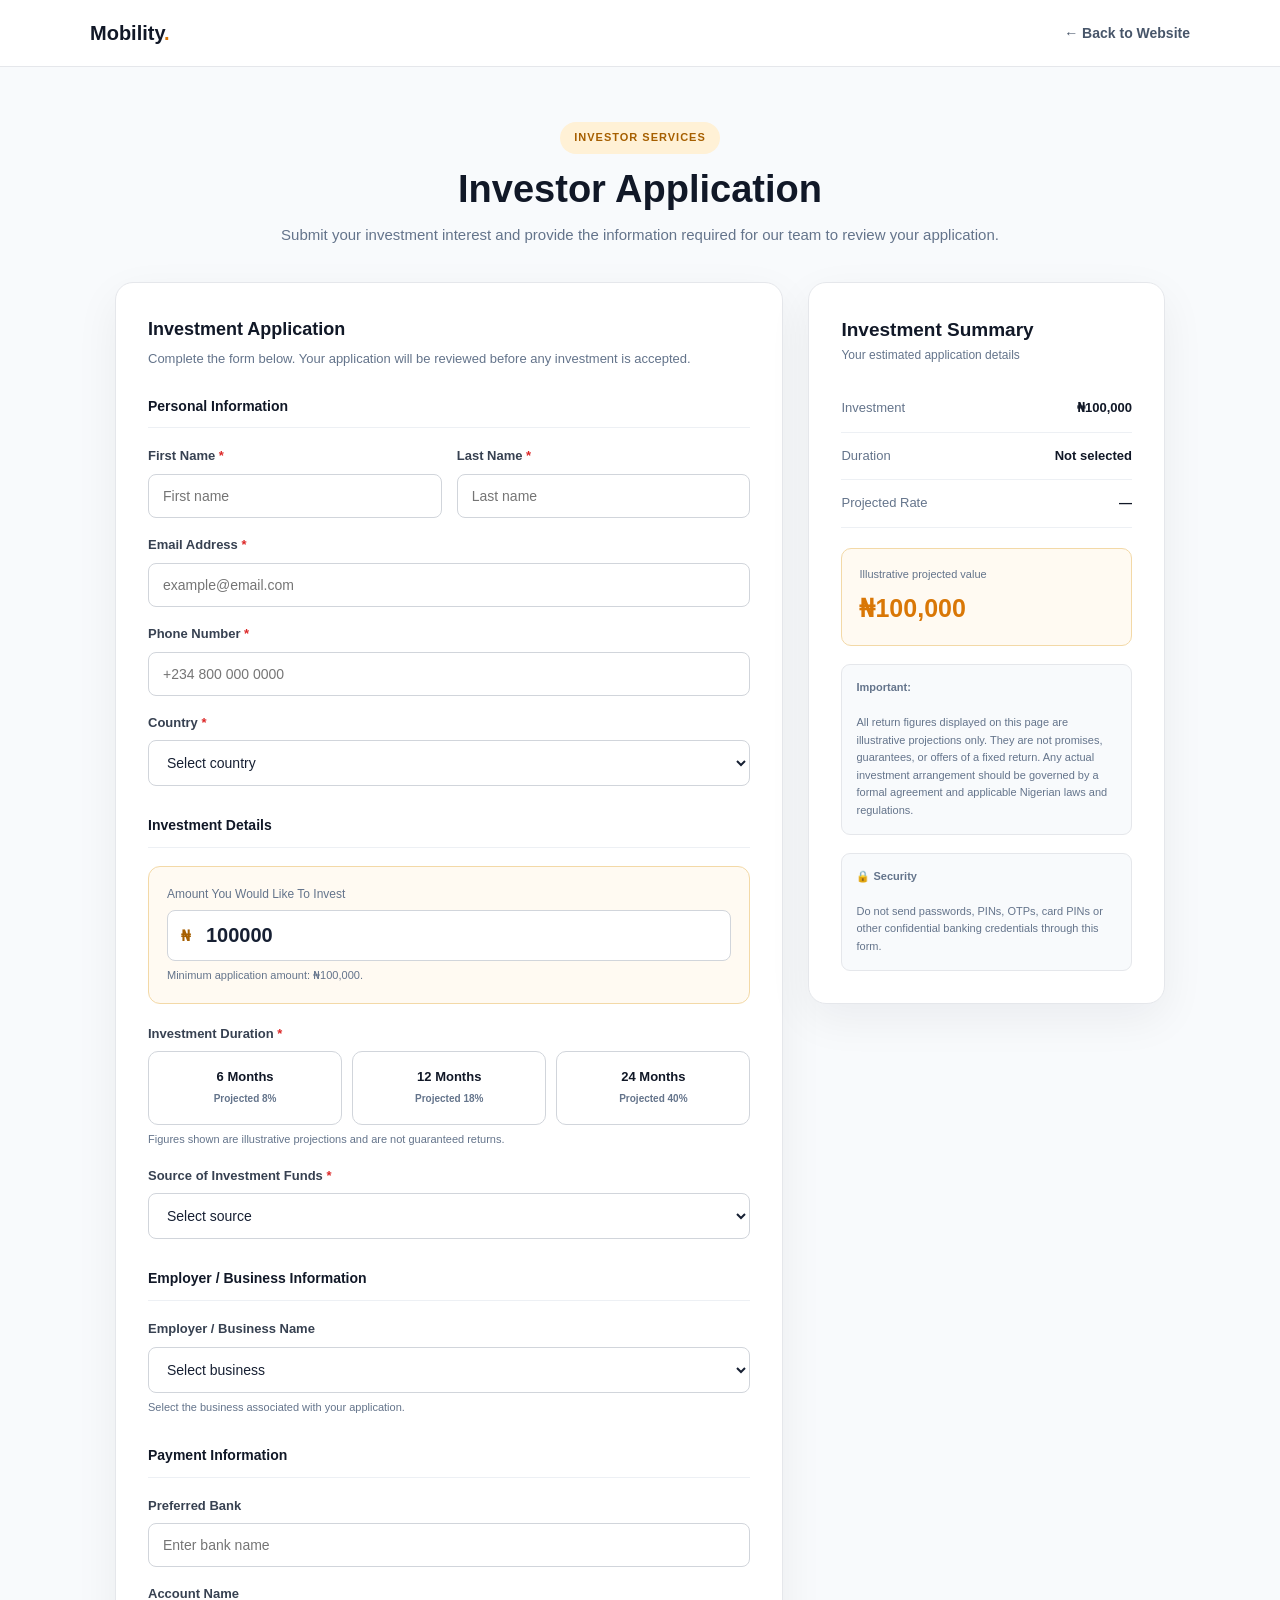
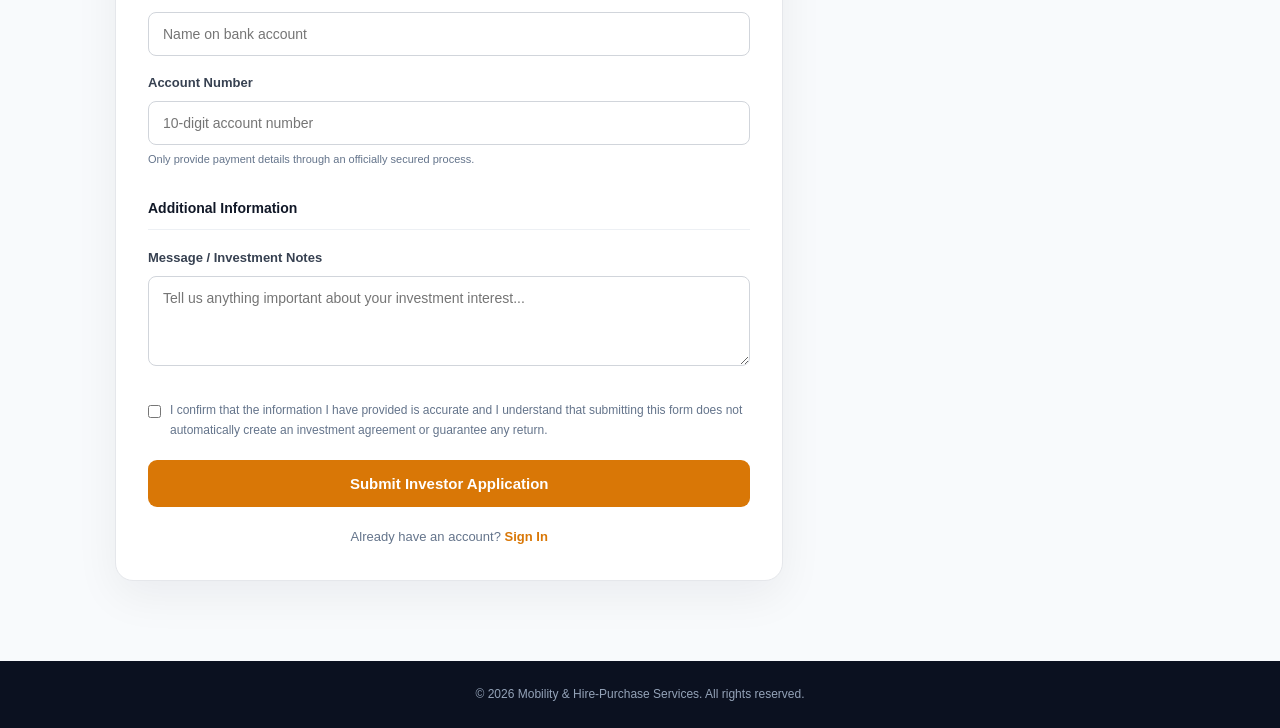
<file: investor-application.html>
<!DOCTYPE html>
<html lang="en">
<head>
    <meta charset="UTF-8">
    <meta name="viewport" content="width=device-width, initial-scale=1.0">

    <title>Investor Application | Mobility Hire Purchase</title>

    <meta name="description"
        content="Apply to participate in Mobility Hire Purchase investment opportunities.">
    <meta name="theme-color" content="#0f172a">
    <link rel="icon" type="image/svg+xml" href="favicon.svg">

    <style>
        * {
            margin: 0;
            padding: 0;
            box-sizing: border-box;
        }

        html {
            scroll-behavior: smooth;
        }

        body {
            font-family: Arial, Helvetica, sans-serif;
            background: #f8fafc;
            color: #172033;
            line-height: 1.6;
        }

        /* ================= NAVIGATION ================= */

        nav {
            background: #ffffff;
            border-bottom: 1px solid #e5e7eb;
            position: sticky;
            top: 0;
            z-index: 1000;
        }

        .nav-container {
            max-width: 1150px;
            margin: auto;
            padding: 17px 25px;
            display: flex;
            justify-content: space-between;
            align-items: center;
        }

        .logo {
            color: #111827;
            text-decoration: none;
            font-size: 20px;
            font-weight: 800;
        }

        .logo span {
            color: #d97706;
        }

        .back-link {
            text-decoration: none;
            color: #475569;
            font-size: 14px;
            font-weight: 700;
        }

        .back-link:hover {
            color: #d97706;
        }

        /* ================= PAGE ================= */

        .page {
            padding: 55px 20px 80px;
        }

        .container {
            max-width: 1050px;
            margin: auto;
        }

        /* ================= HEADER ================= */

        .page-header {
            text-align: center;
            max-width: 720px;
            margin: 0 auto 35px;
        }

        .badge {
            display: inline-block;
            padding: 7px 14px;
            border-radius: 30px;
            background: #fff1d6;
            color: #a65f00;
            font-size: 11px;
            font-weight: 800;
            letter-spacing: 1px;
            margin-bottom: 14px;
        }

        .page-header h1 {
            font-size: 38px;
            line-height: 1.15;
            color: #111827;
            margin-bottom: 12px;
        }

        .page-header p {
            color: #64748b;
            font-size: 15px;
        }

        /* ================= LAYOUT ================= */

        .application-grid {
            display: grid;
            grid-template-columns: 1.5fr 0.8fr;
            gap: 25px;
            align-items: start;
        }

        /* ================= CARD ================= */

        .card {
            background: #ffffff;
            border: 1px solid #e5e7eb;
            border-radius: 18px;
            padding: 32px;
            box-shadow: 0 15px 45px rgba(15, 23, 42, 0.06);
        }

        .card-title {
            font-size: 18px;
            font-weight: 800;
            color: #111827;
            margin-bottom: 5px;
        }

        .card-description {
            font-size: 13px;
            color: #64748b;
            margin-bottom: 25px;
        }

        /* ================= FORM ================= */

        .form-section {
            margin-bottom: 28px;
        }

        .section-title {
            font-size: 14px;
            font-weight: 800;
            color: #111827;
            border-bottom: 1px solid #edf0f4;
            padding-bottom: 10px;
            margin-bottom: 18px;
        }

        .form-group {
            margin-bottom: 17px;
        }

        label {
            display: block;
            color: #374151;
            font-size: 13px;
            font-weight: 700;
            margin-bottom: 7px;
        }

        .required {
            color: #dc2626;
        }

        input,
        select,
        textarea {
            width: 100%;
            border: 1px solid #d1d5db;
            border-radius: 8px;
            padding: 13px 14px;
            font-family: inherit;
            font-size: 14px;
            color: #172033;
            background: #ffffff;
            outline: none;
            transition: 0.2s;
        }

        textarea {
            resize: vertical;
            min-height: 90px;
        }

        input:focus,
        select:focus,
        textarea:focus {
            border-color: #d97706;
            box-shadow: 0 0 0 3px rgba(217, 119, 6, 0.1);
        }

        .form-row {
            display: grid;
            grid-template-columns: 1fr 1fr;
            gap: 15px;
        }

        .help {
            display: block;
            color: #64748b;
            font-size: 11px;
            margin-top: 6px;
        }

        /* ================= INVESTMENT AMOUNT ================= */

        .amount-box {
            background: #fffaf2;
            border: 1px solid #f3d9a7;
            border-radius: 12px;
            padding: 18px;
            margin-bottom: 20px;
        }

        .amount-label {
            font-size: 12px;
            color: #64748b;
            margin-bottom: 6px;
        }

        .amount-input {
            position: relative;
        }

        .currency {
            position: absolute;
            left: 14px;
            top: 50%;
            transform: translateY(-50%);
            font-size: 15px;
            font-weight: 800;
            color: #a65f00;
        }

        .amount-input input {
            padding-left: 38px;
            font-size: 20px;
            font-weight: 800;
        }

        /* ================= PLAN OPTIONS ================= */

        .plan-options {
            display: grid;
            grid-template-columns: repeat(3, 1fr);
            gap: 10px;
        }

        .plan-option {
            position: relative;
        }

        .plan-option input {
            position: absolute;
            opacity: 0;
            pointer-events: none;
        }

        .plan-option label {
            display: block;
            padding: 15px 10px;
            text-align: center;
            border: 1px solid #d1d5db;
            border-radius: 10px;
            cursor: pointer;
            margin: 0;
            transition: 0.2s;
        }

        .plan-option label strong {
            display: block;
            font-size: 13px;
            color: #111827;
        }

        .plan-option label small {
            color: #64748b;
            font-size: 10px;
        }

        .plan-option input:checked + label {
            border-color: #d97706;
            background: #fffaf2;
            box-shadow: 0 0 0 1px #d97706;
        }

        /* ================= SUMMARY ================= */

        .summary-card {
            position: sticky;
            top: 95px;
        }

        .summary-header {
            margin-bottom: 20px;
        }

        .summary-header h2 {
            font-size: 19px;
            color: #111827;
        }

        .summary-header p {
            color: #64748b;
            font-size: 12px;
        }

        .summary-item {
            display: flex;
            justify-content: space-between;
            gap: 15px;
            padding: 13px 0;
            border-bottom: 1px solid #edf0f4;
            font-size: 13px;
        }

        .summary-item span:first-child {
            color: #64748b;
        }

        .summary-item strong {
            color: #111827;
            text-align: right;
        }

        .summary-total {
            background: #fffaf2;
            border: 1px solid #f3d9a7;
            border-radius: 10px;
            padding: 17px;
            margin-top: 20px;
        }

        .summary-total span {
            display: block;
            color: #64748b;
            font-size: 11px;
            margin-bottom: 4px;
        }

        .summary-total strong {
            display: block;
            color: #d97706;
            font-size: 25px;
        }

        /* ================= NOTICE ================= */

        .notice {
            margin-top: 18px;
            padding: 14px;
            background: #f8fafc;
            border: 1px solid #e5e7eb;
            border-radius: 9px;
            color: #64748b;
            font-size: 11px;
        }

        /* ================= CHECKBOX ================= */

        .checkbox-row {
            display: flex;
            align-items: flex-start;
            gap: 9px;
            margin: 20px 0;
        }

        .checkbox-row input {
            width: auto;
            margin-top: 4px;
        }

        .checkbox-row label {
            margin: 0;
            font-size: 12px;
            font-weight: normal;
            color: #64748b;
        }

        /* ================= BUTTON ================= */

        .submit-btn {
            width: 100%;
            border: none;
            border-radius: 9px;
            padding: 15px;
            background: #d97706;
            color: #ffffff;
            font-size: 15px;
            font-weight: 800;
            cursor: pointer;
            transition: 0.2s;
        }

        .submit-btn:hover {
            background: #b85f00;
        }

        .submit-btn:disabled {
            opacity: 0.65;
            cursor: not-allowed;
        }

        /* ================= LOGIN ================= */

        .login-link {
            text-align: center;
            margin-top: 20px;
            color: #64748b;
            font-size: 13px;
        }

        .login-link a {
            color: #d97706;
            text-decoration: none;
            font-weight: 800;
        }

        /* ================= FOOTER ================= */

        footer {
            background: #0b1120;
            color: #94a3b8;
            text-align: center;
            padding: 24px;
            font-size: 12px;
        }

        /* ================= SUCCESS ================= */

        .success-message {
            display: none;
            text-align: center;
            padding: 35px 20px;
        }

        .success-icon {
            width: 65px;
            height: 65px;
            margin: 0 auto 18px;
            border-radius: 50%;
            background: #dcfce7;
            color: #15803d;
            display: flex;
            align-items: center;
            justify-content: center;
            font-size: 28px;
            font-weight: 800;
        }

        .success-message h2 {
            color: #111827;
            margin-bottom: 8px;
        }

        .success-message p {
            color: #64748b;
            font-size: 14px;
            margin-bottom: 20px;
        }

        .dashboard-btn {
            display: inline-block;
            background: #d97706;
            color: #ffffff;
            text-decoration: none;
            padding: 12px 20px;
            border-radius: 8px;
            font-size: 13px;
            font-weight: 800;
        }

        /* ================= MOBILE ================= */

        @media (max-width: 850px) {

            .application-grid {
                grid-template-columns: 1fr;
            }

            .summary-card {
                position: static;
            }
        }

        @media (max-width: 600px) {

            .page {
                padding: 35px 15px 60px;
            }

            .card {
                padding: 23px 18px;
            }

            .page-header h1 {
                font-size: 30px;
            }

            .form-row {
                grid-template-columns: 1fr;
                gap: 0;
            }

            .plan-options {
                grid-template-columns: 1fr;
            }

            .nav-container {
                padding: 15px 18px;
            }
        }
    </style>
</head>

<body>

    <!-- NAVIGATION -->

    <nav>
        <div class="nav-container">

            <a href="index.html" class="logo">
                Mobility<span>.</span>
            </a>

            <a href="index.html" class="back-link">
                ← Back to Website
            </a>

        </div>
    </nav>


    <!-- PAGE -->

    <main class="page">

        <div class="container">

            <!-- HEADER -->

            <div class="page-header">

                <div class="badge">
                    INVESTOR SERVICES
                </div>

                <h1>
                    Investor Application
                </h1>

                <p>
                    Submit your investment interest and provide the
                    information required for our team to review your
                    application.
                </p>

            </div>


            <!-- APPLICATION -->

            <div class="application-grid">


                <!-- FORM CARD -->

                <div class="card">

                    <div class="card-title">
                        Investment Application
                    </div>

                    <div class="card-description">
                        Complete the form below. Your application will
                        be reviewed before any investment is accepted.
                    </div>


                    <form id="investorForm">


                        <!-- PERSONAL INFORMATION -->

                        <div class="form-section">

                            <div class="section-title">
                                Personal Information
                            </div>


                            <div class="form-row">

                                <div class="form-group">

                                    <label for="firstName">
                                        First Name
                                        <span class="required">*</span>
                                    </label>

                                    <input
                                        type="text"
                                        id="firstName"
                                        name="firstName"
                                        placeholder="First name"
                                        required
                                    >

                                </div>


                                <div class="form-group">

                                    <label for="lastName">
                                        Last Name
                                        <span class="required">*</span>
                                    </label>

                                    <input
                                        type="text"
                                        id="lastName"
                                        name="lastName"
                                        placeholder="Last name"
                                        required
                                    >

                                </div>

                            </div>


                            <div class="form-group">

                                <label for="email">
                                    Email Address
                                    <span class="required">*</span>
                                </label>

                                <input
                                    type="email"
                                    id="email"
                                    name="email"
                                    placeholder="example@email.com"
                                    required
                                >

                            </div>


                            <div class="form-group">

                                <label for="phone">
                                    Phone Number
                                    <span class="required">*</span>
                                </label>

                                <input
                                    type="tel"
                                    id="phone"
                                    name="phone"
                                    placeholder="+234 800 000 0000"
                                    required
                                >

                            </div>


                            <div class="form-group">

                                <label for="country">
                                    Country
                                    <span class="required">*</span>
                                </label>

                                <select
                                    id="country"
                                    name="country"
                                    required
                                >

                                    <option value="">
                                        Select country
                                    </option>

                                    <option value="Nigeria">
                                        Nigeria
                                    </option>

                                    <option value="Other">
                                        Other
                                    </option>

                                </select>

                            </div>

                        </div>


                        <!-- INVESTMENT DETAILS -->

                        <div class="form-section">

                            <div class="section-title">
                                Investment Details
                            </div>


                            <div class="amount-box">

                                <div class="amount-label">
                                    Amount You Would Like To Invest
                                </div>

                                <div class="amount-input">

                                    <span class="currency">
                                        ₦
                                    </span>

                                    <input
                                        type="number"
                                        id="investmentAmount"
                                        name="investmentAmount"
                                        min="100000"
                                        step="10000"
                                        value="100000"
                                        required
                                    >

                                </div>

                                <span class="help">
                                    Minimum application amount: ₦100,000.
                                </span>

                            </div>


                            <div class="form-group">

                                <label>
                                    Investment Duration
                                    <span class="required">*</span>
                                </label>


                                <div class="plan-options">


                                    <div class="plan-option">

                                        <input
                                            type="radio"
                                            id="plan6"
                                            name="duration"
                                            value="6"
                                            data-rate="8"
                                            required
                                        >

                                        <label for="plan6">

                                            <strong>
                                                6 Months
                                            </strong>

                                            <small>
                                                Projected 8%
                                            </small>

                                        </label>

                                    </div>


                                    <div class="plan-option">

                                        <input
                                            type="radio"
                                            id="plan12"
                                            name="duration"
                                            value="12"
                                            data-rate="18"
                                        >

                                        <label for="plan12">

                                            <strong>
                                                12 Months
                                            </strong>

                                            <small>
                                                Projected 18%
                                            </small>

                                        </label>

                                    </div>


                                    <div class="plan-option">

                                        <input
                                            type="radio"
                                            id="plan24"
                                            name="duration"
                                            value="24"
                                            data-rate="40"
                                        >

                                        <label for="plan24">

                                            <strong>
                                                24 Months
                                            </strong>

                                            <small>
                                                Projected 40%
                                            </small>

                                        </label>

                                    </div>

                                </div>

                                <span class="help">
                                    Figures shown are illustrative projections
                                    and are not guaranteed returns.
                                </span>

                            </div>


                            <div class="form-group">

                                <label for="source">
                                    Source of Investment Funds
                                    <span class="required">*</span>
                                </label>

                                <select
                                    id="source"
                                    name="source"
                                    required
                                >

                                    <option value="">
                                        Select source
                                    </option>

                                    <option value="salary">
                                        Salary / Employment Income
                                    </option>

                                    <option value="business">
                                        Business Income
                                    </option>

                                    <option value="savings">
                                        Personal Savings
                                    </option>

                                    <option value="other">
                                        Other Legitimate Source
                                    </option>

                                </select>

                            </div>

                        </div>


                        <!-- EMPLOYER / BUSINESS -->

                        <div class="form-section">

                            <div class="section-title">
                                Employer / Business Information
                            </div>


                            <div class="form-group">

                                <label for="business">
                                    Employer / Business Name
                                </label>

                                <select
                                    id="business"
                                    name="business"
                                >

                                    <option value="">
                                        Select business
                                    </option>

                                    <option value="mobility">
                                        Mobility & Hire-Purchase Services
                                    </option>

                                </select>

                                <span class="help">
                                    Select the business associated with
                                    your application.
                                </span>

                            </div>

                        </div>


                        <!-- BANK DETAILS -->

                        <div class="form-section">

                            <div class="section-title">
                                Payment Information
                            </div>


                            <div class="form-group">

                                <label for="bank">
                                    Preferred Bank
                                </label>

                                <input
                                    type="text"
                                    id="bank"
                                    name="bank"
                                    placeholder="Enter bank name"
                                >

                            </div>


                            <div class="form-group">

                                <label for="accountName">
                                    Account Name
                                </label>

                                <input
                                    type="text"
                                    id="accountName"
                                    name="accountName"
                                    placeholder="Name on bank account"
                                >

                            </div>


                            <div class="form-group">

                                <label for="accountNumber">
                                    Account Number
                                </label>

                                <input
                                    type="text"
                                    id="accountNumber"
                                    name="accountNumber"
                                    inputmode="numeric"
                                    maxlength="10"
                                    placeholder="10-digit account number"
                                >

                                <span class="help">
                                    Only provide payment details through
                                    an officially secured process.
                                </span>

                            </div>

                        </div>


                        <!-- MESSAGE -->

                        <div class="form-section">

                            <div class="section-title">
                                Additional Information
                            </div>

                            <div class="form-group">

                                <label for="message">
                                    Message / Investment Notes
                                </label>

                                <textarea
                                    id="message"
                                    name="message"
                                    placeholder="Tell us anything important about your investment interest..."
                                ></textarea>

                            </div>

                        </div>


                        <!-- TERMS -->

                        <div class="checkbox-row">

                            <input
                                type="checkbox"
                                id="terms"
                                required
                            >

                            <label for="terms">

                                I confirm that the information I have
                                provided is accurate and I understand
                                that submitting this form does not
                                automatically create an investment
                                agreement or guarantee any return.

                            </label>

                        </div>


                        <!-- SUBMIT -->

                        <button
                            type="submit"
                            class="submit-btn"
                            id="submitBtn"
                        >
                            Submit Investor Application
                        </button>


                    </form>


                    <!-- SUCCESS -->

                    <div
                        class="success-message"
                        id="successMessage"
                    >

                        <div class="success-icon">
                            ✓
                        </div>

                        <h2>
                            Application Submitted
                        </h2>

                        <p>
                            Your investor application has been recorded
                            for review. Your investment status can be
                            tracked from your investor dashboard once
                            your account has been approved.
                        </p>

                        <a
                            href="investor-dashboard.html"
                            class="dashboard-btn"
                        >
                            Open Investor Dashboard
                        </a>

                    </div>


                    <div class="login-link">

                        Already have an account?

                        <a href="login.html">
                            Sign In
                        </a>

                    </div>

                </div>


                <!-- SUMMARY -->

                <aside class="card summary-card">

                    <div class="summary-header">

                        <h2>
                            Investment Summary
                        </h2>

                        <p>
                            Your estimated application details
                        </p>

                    </div>


                    <div class="summary-item">

                        <span>
                            Investment
                        </span>

                        <strong id="summaryAmount">
                            ₦100,000
                        </strong>

                    </div>


                    <div class="summary-item">

                        <span>
                            Duration
                        </span>

                        <strong id="summaryDuration">
                            Not selected
                        </strong>

                    </div>


                    <div class="summary-item">

                        <span>
                            Projected Rate
                        </span>

                        <strong id="summaryRate">
                            —
                        </strong>

                    </div>


                    <div class="summary-total">

                        <span>
                            Illustrative projected value
                        </span>

                        <strong id="summaryReturn">
                            ₦100,000
                        </strong>

                    </div>


                    <div class="notice">

                        <strong>Important:</strong><br><br>

                        All return figures displayed on this page are
                        illustrative projections only. They are not
                        promises, guarantees, or offers of a fixed return.
                        Any actual investment arrangement should be
                        governed by a formal agreement and applicable
                        Nigerian laws and regulations.

                    </div>


                    <div class="notice">

                        🔒 <strong>Security</strong><br><br>

                        Do not send passwords, PINs, OTPs, card PINs or
                        other confidential banking credentials through
                        this form.

                    </div>

                </aside>

            </div>

        </div>

    </main>


    <!-- FOOTER -->

    <footer>

        © 2026 Mobility & Hire-Purchase Services.
        All rights reserved.

    </footer>


    <!-- JAVASCRIPT -->

    <script>

        const amountInput =
            document.getElementById("investmentAmount");

        const planInputs =
            document.querySelectorAll(
                'input[name="duration"]'
            );

        const summaryAmount =
            document.getElementById("summaryAmount");

        const summaryDuration =
            document.getElementById("summaryDuration");

        const summaryRate =
            document.getElementById("summaryRate");

        const summaryReturn =
            document.getElementById("summaryReturn");

        const form =
            document.getElementById("investorForm");

        const submitBtn =
            document.getElementById("submitBtn");

        const successMessage =
            document.getElementById("successMessage");


        function formatNaira(amount) {

            return "₦" + Number(amount || 0)
                .toLocaleString("en-NG");

        }


        function updateSummary() {

            let amount =
                Number(amountInput.value) || 0;

            summaryAmount.textContent =
                formatNaira(amount);


            let selectedPlan =
                document.querySelector(
                    'input[name="duration"]:checked'
                );


            if (!selectedPlan) {

                summaryDuration.textContent =
                    "Not selected";

                summaryRate.textContent =
                    "—";

                summaryReturn.textContent =
                    formatNaira(amount);

                return;
            }


            let duration =
                selectedPlan.value;

            let rate =
                Number(selectedPlan.dataset.rate);


            summaryDuration.textContent =
                duration + " Months";


            summaryRate.textContent =
                rate + "%";


            let projectedValue =
                amount + (amount * rate / 100);


            summaryReturn.textContent =
                formatNaira(projectedValue);

        }


        amountInput.addEventListener(
            "input",
            updateSummary
        );


        planInputs.forEach(function(input) {

            input.addEventListener(
                "change",
                updateSummary
            );

        });


        form.addEventListener(
            "submit",
            function(event) {

                event.preventDefault();


                if (!form.checkValidity()) {

                    form.reportValidity();

                    return;

                }


                submitBtn.disabled = true;

                submitBtn.textContent =
                    "Submitting Application...";


                setTimeout(function() {

                    form.style.display =
                        "none";

                    successMessage.style.display =
                        "block";

                }, 900);

            }
        );


        updateSummary();

    </script>

</body>
</html>
</file>
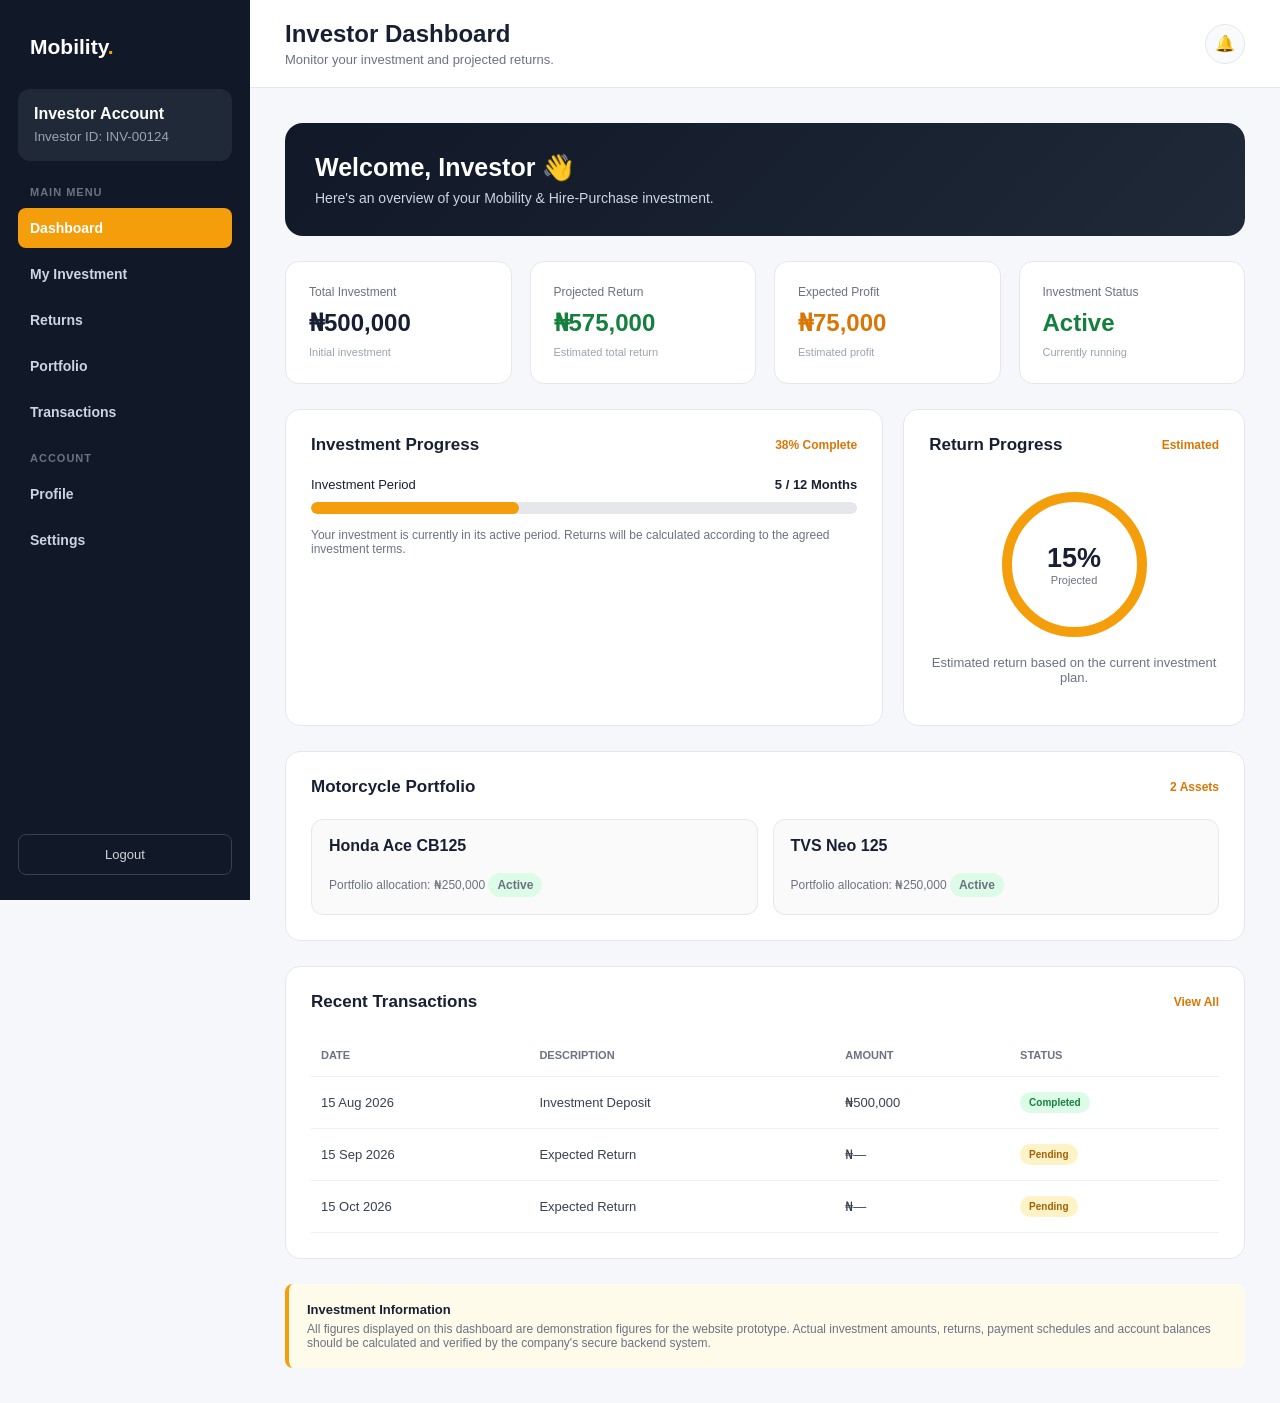
<file: investor-dashboard.html>
<!DOCTYPE html>
<html lang="en">
<head>
    <meta charset="UTF-8">
    <meta name="viewport" content="width=device-width, initial-scale=1.0">

    <title>Investor Dashboard | Mobility Hire Purchase</title>

    <meta name="description"
        content="Investor dashboard for Mobility Hire Purchase.">
    <meta name="theme-color" content="#0f172a">
    <link rel="icon" type="image/svg+xml" href="favicon.svg">

    <style>
        * {
            margin: 0;
            padding: 0;
            box-sizing: border-box;
        }

        body {
            font-family: Arial, Helvetica, sans-serif;
            background: #f5f7fa;
            color: #172033;
        }

        a {
            text-decoration: none;
        }

        /* ================= SIDEBAR ================= */

        .sidebar {
            position: fixed;
            left: 0;
            top: 0;
            width: 250px;
            height: 100vh;
            background: #111827;
            color: white;
            padding: 25px 18px;
            z-index: 1000;
        }

        .logo {
            font-size: 21px;
            font-weight: 800;
            padding: 10px 12px 30px;
        }

        .logo span {
            color: #f59e0b;
        }

        .profile-mini {
            background: #1f2937;
            padding: 16px;
            border-radius: 12px;
            margin-bottom: 25px;
        }

        .profile-mini strong {
            display: block;
            margin-bottom: 4px;
        }

        .profile-mini small {
            color: #9ca3af;
        }

        .menu-title {
            color: #6b7280;
            font-size: 11px;
            font-weight: 800;
            text-transform: uppercase;
            letter-spacing: 1px;
            margin: 20px 12px 10px;
        }

        .sidebar-menu {
            list-style: none;
        }

        .sidebar-menu li {
            margin-bottom: 6px;
        }

        .sidebar-menu a {
            display: block;
            color: #cbd5e1;
            padding: 12px;
            border-radius: 8px;
            font-size: 14px;
            font-weight: 600;
        }

        .sidebar-menu a:hover,
        .sidebar-menu .active {
            background: #f59e0b;
            color: white;
        }

        .logout {
            position: absolute;
            bottom: 25px;
            left: 18px;
            right: 18px;
        }

        .logout a {
            display: block;
            padding: 12px;
            border: 1px solid #374151;
            border-radius: 8px;
            text-align: center;
            color: #d1d5db;
            font-size: 13px;
        }

        /* ================= MAIN ================= */

        .main {
            margin-left: 250px;
            min-height: 100vh;
        }

        .topbar {
            background: white;
            border-bottom: 1px solid #e5e7eb;
            padding: 20px 35px;
            display: flex;
            justify-content: space-between;
            align-items: center;
        }

        .topbar h1 {
            font-size: 24px;
        }

        .topbar p {
            color: #6b7280;
            font-size: 13px;
            margin-top: 4px;
        }

        .notification {
            width: 40px;
            height: 40px;
            border-radius: 50%;
            background: #f8fafc;
            display: flex;
            align-items: center;
            justify-content: center;
            border: 1px solid #e5e7eb;
        }

        .content {
            padding: 35px;
        }

        /* ================= WELCOME ================= */

        .welcome {
            background: linear-gradient(135deg, #111827, #1f2937);
            color: white;
            padding: 30px;
            border-radius: 18px;
            margin-bottom: 25px;
        }

        .welcome h2 {
            font-size: 25px;
            margin-bottom: 8px;
        }

        .welcome p {
            color: #cbd5e1;
            font-size: 14px;
        }

        /* ================= STAT CARDS ================= */

        .stats {
            display: grid;
            grid-template-columns: repeat(4, 1fr);
            gap: 18px;
            margin-bottom: 25px;
        }

        .stat-card {
            background: white;
            padding: 23px;
            border: 1px solid #e5e7eb;
            border-radius: 14px;
        }

        .stat-card small {
            display: block;
            color: #6b7280;
            font-size: 12px;
            margin-bottom: 10px;
        }

        .stat-card strong {
            display: block;
            font-size: 24px;
            margin-bottom: 5px;
        }

        .positive {
            color: #15803d;
        }

        .orange {
            color: #d97706;
        }

        .stat-card span {
            color: #9ca3af;
            font-size: 11px;
        }

        /* ================= GRID ================= */

        .dashboard-grid {
            display: grid;
            grid-template-columns: 1.4fr 0.8fr;
            gap: 20px;
            margin-bottom: 25px;
        }

        .card {
            background: white;
            border: 1px solid #e5e7eb;
            border-radius: 15px;
            padding: 25px;
        }

        .card-header {
            display: flex;
            justify-content: space-between;
            align-items: center;
            margin-bottom: 22px;
        }

        .card-header h3 {
            font-size: 17px;
        }

        .card-header span {
            color: #d97706;
            font-size: 12px;
            font-weight: 700;
        }

        /* ================= PROGRESS ================= */

        .progress-info {
            display: flex;
            justify-content: space-between;
            margin-bottom: 10px;
            font-size: 13px;
        }

        .progress-bar {
            height: 12px;
            background: #e5e7eb;
            border-radius: 20px;
            overflow: hidden;
        }

        .progress-fill {
            width: 38%;
            height: 100%;
            background: #f59e0b;
            border-radius: 20px;
        }

        .progress-note {
            margin-top: 14px;
            color: #6b7280;
            font-size: 12px;
        }

        /* ================= RETURN BOX ================= */

        .return-box {
            text-align: center;
            padding: 15px 0;
        }

        .return-circle {
            width: 145px;
            height: 145px;
            margin: 0 auto 18px;
            border-radius: 50%;
            border: 10px solid #f59e0b;
            display: flex;
            flex-direction: column;
            justify-content: center;
            align-items: center;
        }

        .return-circle strong {
            font-size: 27px;
        }

        .return-circle small {
            color: #6b7280;
            font-size: 11px;
        }

        .return-box p {
            color: #6b7280;
            font-size: 13px;
        }

        /* ================= PORTFOLIO ================= */

        .portfolio {
            display: grid;
            grid-template-columns: repeat(2, 1fr);
            gap: 15px;
        }

        .bike-item {
            border: 1px solid #e5e7eb;
            border-radius: 12px;
            padding: 17px;
            background: #fafafa;
        }

        .bike-item strong {
            display: block;
            margin-bottom: 6px;
        }

        .bike-item span {
            color: #6b7280;
            font-size: 12px;
        }

        .bike-status {
            display: inline-block;
            margin-top: 12px;
            padding: 5px 9px;
            border-radius: 20px;
            background: #dcfce7;
            color: #15803d;
            font-size: 10px;
            font-weight: 700;
        }

        /* ================= TABLE ================= */

        .table-wrapper {
            overflow-x: auto;
        }

        table {
            width: 100%;
            border-collapse: collapse;
        }

        th,
        td {
            text-align: left;
            padding: 15px 10px;
            border-bottom: 1px solid #edf0f4;
            font-size: 13px;
        }

        th {
            color: #6b7280;
            font-size: 11px;
            text-transform: uppercase;
        }

        td {
            color: #374151;
        }

        .status {
            display: inline-block;
            padding: 5px 9px;
            border-radius: 20px;
            font-size: 10px;
            font-weight: 700;
        }

        .completed {
            background: #dcfce7;
            color: #15803d;
        }

        .pending {
            background: #fef3c7;
            color: #a16207;
        }

        /* ================= NOTICE ================= */

        .notice {
            margin-top: 25px;
            padding: 18px;
            border-left: 4px solid #f59e0b;
            background: #fffbeb;
            border-radius: 8px;
        }

        .notice strong {
            display: block;
            margin-bottom: 5px;
            font-size: 13px;
        }

        .notice p {
            color: #6b7280;
            font-size: 12px;
        }

        /* ================= MOBILE ================= */

        @media (max-width: 1000px) {

            .stats {
                grid-template-columns: repeat(2, 1fr);
            }

            .dashboard-grid {
                grid-template-columns: 1fr;
            }
        }

        @media (max-width: 700px) {

            .sidebar {
                position: relative;
                width: 100%;
                height: auto;
            }

            .logout {
                position: relative;
                left: auto;
                right: auto;
                bottom: auto;
                margin-top: 15px;
            }

            .main {
                margin-left: 0;
            }

            .topbar {
                padding: 18px;
            }

            .content {
                padding: 18px;
            }

            .stats {
                grid-template-columns: 1fr;
            }

            .portfolio {
                grid-template-columns: 1fr;
            }
        }
    </style>
</head>

<body>

    <!-- SIDEBAR -->

    <aside class="sidebar">

        <div class="logo">
            Mobility<span>.</span>
        </div>

        <div class="profile-mini">
            <strong>Investor Account</strong>
            <small>Investor ID: INV-00124</small>
        </div>

        <div class="menu-title">
            Main Menu
        </div>

        <ul class="sidebar-menu">

            <li>
                <a href="#" class="active">
                    Dashboard
                </a>
            </li>

            <li>
                <a href="#">
                    My Investment
                </a>
            </li>

            <li>
                <a href="#">
                    Returns
                </a>
            </li>

            <li>
                <a href="#">
                    Portfolio
                </a>
            </li>

            <li>
                <a href="#">
                    Transactions
                </a>
            </li>

        </ul>

        <div class="menu-title">
            Account
        </div>

        <ul class="sidebar-menu">

            <li>
                <a href="#">
                    Profile
                </a>
            </li>

            <li>
                <a href="#">
                    Settings
                </a>
            </li>

        </ul>

        <div class="logout">
            <a href="login.html">
                Logout
            </a>
        </div>

    </aside>


    <!-- MAIN -->

    <main class="main">

        <header class="topbar">

            <div>
                <h1>Investor Dashboard</h1>
                <p>Monitor your investment and projected returns.</p>
            </div>

            <div class="notification">
                🔔
            </div>

        </header>


        <div class="content">

            <!-- WELCOME -->

            <section class="welcome">

                <h2>
                    Welcome, Investor 👋
                </h2>

                <p>
                    Here's an overview of your Mobility & Hire-Purchase investment.
                </p>

            </section>


            <!-- STATS -->

            <section class="stats">

                <div class="stat-card">

                    <small>Total Investment</small>

                    <strong>
                        ₦500,000
                    </strong>

                    <span>
                        Initial investment
                    </span>

                </div>


                <div class="stat-card">

                    <small>Projected Return</small>

                    <strong class="positive">
                        ₦575,000
                    </strong>

                    <span>
                        Estimated total return
                    </span>

                </div>


                <div class="stat-card">

                    <small>Expected Profit</small>

                    <strong class="orange">
                        ₦75,000
                    </strong>

                    <span>
                        Estimated profit
                    </span>

                </div>


                <div class="stat-card">

                    <small>Investment Status</small>

                    <strong class="positive">
                        Active
                    </strong>

                    <span>
                        Currently running
                    </span>

                </div>

            </section>


            <!-- PROGRESS + RETURN -->

            <section class="dashboard-grid">

                <div class="card">

                    <div class="card-header">

                        <h3>
                            Investment Progress
                        </h3>

                        <span>
                            38% Complete
                        </span>

                    </div>

                    <div class="progress-info">

                        <span>
                            Investment Period
                        </span>

                        <strong>
                            5 / 12 Months
                        </strong>

                    </div>

                    <div class="progress-bar">

                        <div class="progress-fill"></div>

                    </div>

                    <p class="progress-note">
                        Your investment is currently in its active period.
                        Returns will be calculated according to the agreed investment terms.
                    </p>

                </div>


                <div class="card">

                    <div class="card-header">

                        <h3>
                            Return Progress
                        </h3>

                        <span>
                            Estimated
                        </span>

                    </div>

                    <div class="return-box">

                        <div class="return-circle">

                            <strong>
                                15%
                            </strong>

                            <small>
                                Projected
                            </small>

                        </div>

                        <p>
                            Estimated return based on the current investment plan.
                        </p>

                    </div>

                </div>

            </section>


            <!-- PORTFOLIO -->

            <section class="card">

                <div class="card-header">

                    <h3>
                        Motorcycle Portfolio
                    </h3>

                    <span>
                        2 Assets
                    </span>

                </div>


                <div class="portfolio">

                    <div class="bike-item">

                        <strong>
                            Honda Ace CB125
                        </strong>

                        <span>
                            Portfolio allocation: ₦250,000
                        </span>

                        <span class="bike-status">
                            Active
                        </span>

                    </div>


                    <div class="bike-item">

                        <strong>
                            TVS Neo 125
                        </strong>

                        <span>
                            Portfolio allocation: ₦250,000
                        </span>

                        <span class="bike-status">
                            Active
                        </span>

                    </div>

                </div>

            </section>


            <!-- TRANSACTIONS -->

            <section class="card" style="margin-top: 25px;">

                <div class="card-header">

                    <h3>
                        Recent Transactions
                    </h3>

                    <span>
                        View All
                    </span>

                </div>


                <div class="table-wrapper">

                    <table>

                        <thead>

                            <tr>
                                <th>Date</th>
                                <th>Description</th>
                                <th>Amount</th>
                                <th>Status</th>
                            </tr>

                        </thead>

                        <tbody>

                            <tr>

                                <td>
                                    15 Aug 2026
                                </td>

                                <td>
                                    Investment Deposit
                                </td>

                                <td>
                                    ₦500,000
                                </td>

                                <td>
                                    <span class="status completed">
                                        Completed
                                    </span>
                                </td>

                            </tr>


                            <tr>

                                <td>
                                    15 Sep 2026
                                </td>

                                <td>
                                    Expected Return
                                </td>

                                <td>
                                    ₦—
                                </td>

                                <td>
                                    <span class="status pending">
                                        Pending
                                    </span>
                                </td>

                            </tr>


                            <tr>

                                <td>
                                    15 Oct 2026
                                </td>

                                <td>
                                    Expected Return
                                </td>

                                <td>
                                    ₦—
                                </td>

                                <td>
                                    <span class="status pending">
                                        Pending
                                    </span>
                                </td>

                            </tr>

                        </tbody>

                    </table>

                </div>

            </section>


            <!-- NOTICE -->

            <div class="notice">

                <strong>
                    Investment Information
                </strong>

                <p>
                    All figures displayed on this dashboard are demonstration
                    figures for the website prototype. Actual investment amounts,
                    returns, payment schedules and account balances should be
                    calculated and verified by the company's secure backend system.
                </p>

            </div>

        </div>

    </main>

</body>
</html>
</file>
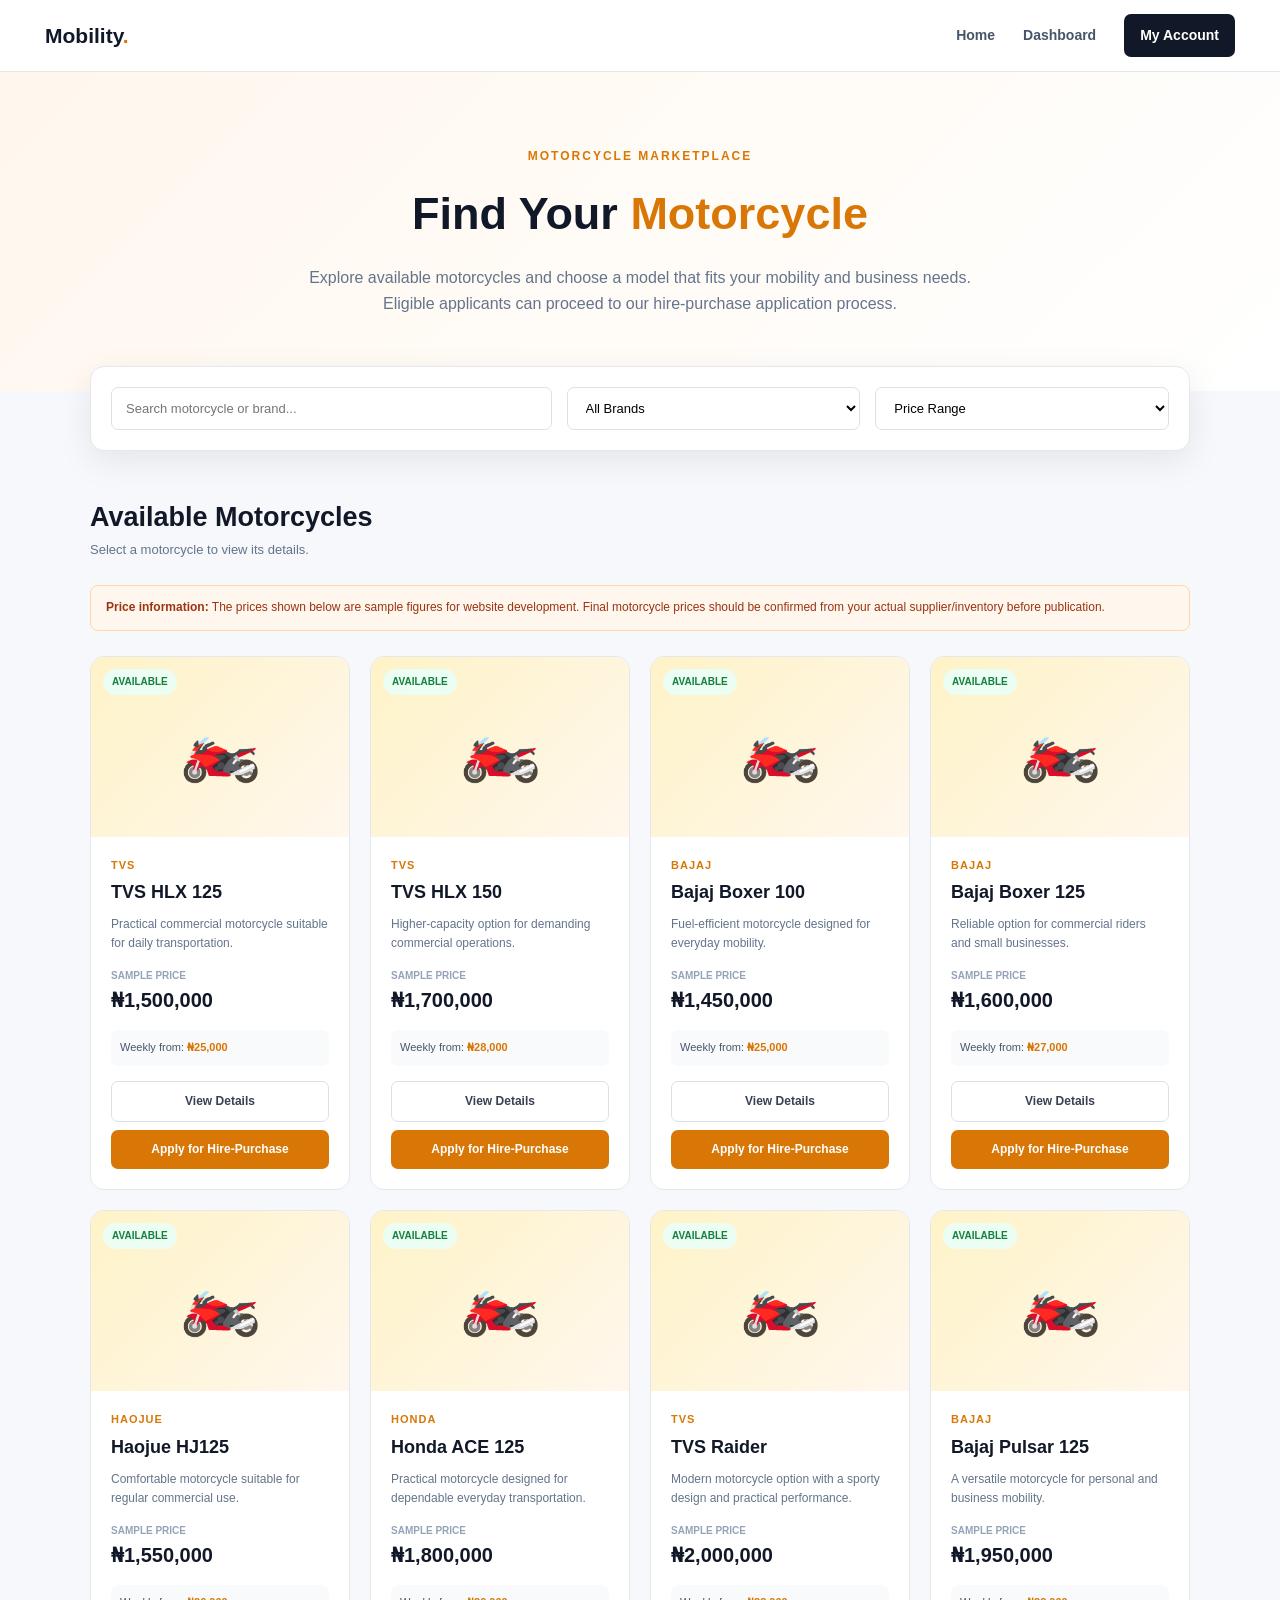
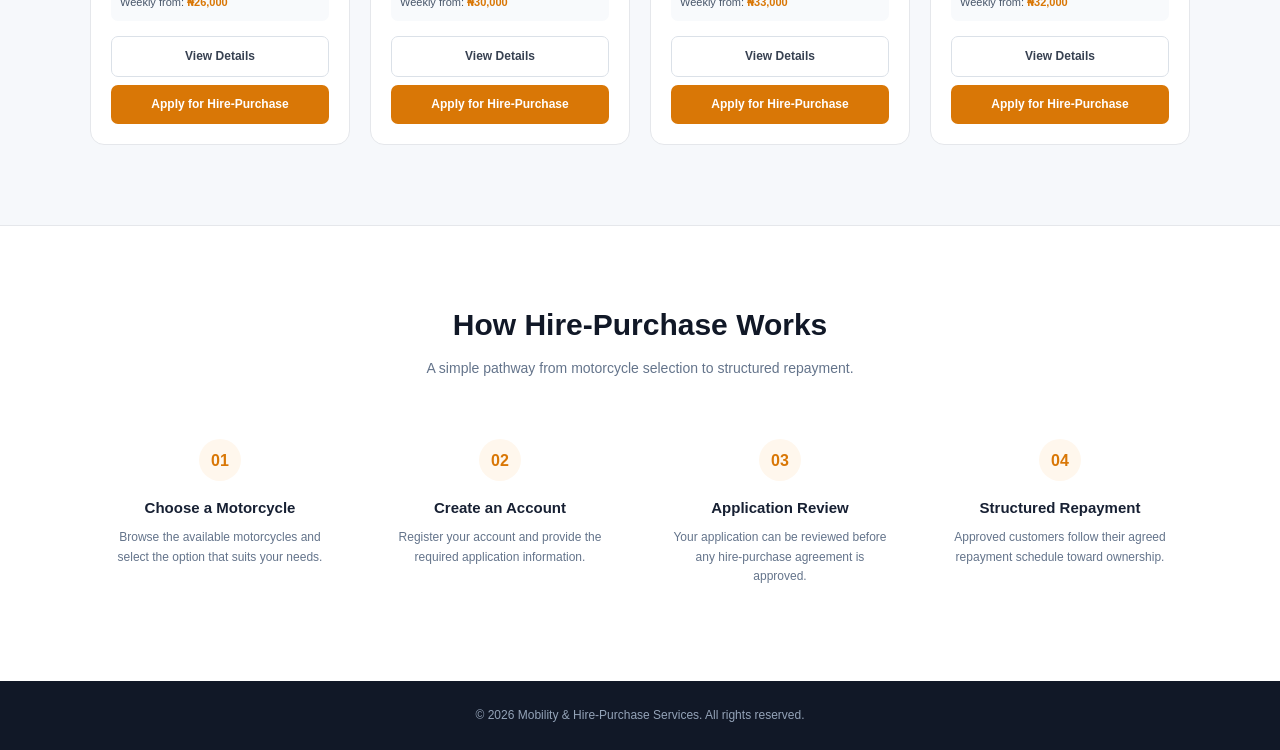
<file: motorcycles.html>
<!DOCTYPE html>
<html lang="en">
<head>
    <meta charset="UTF-8">
    <meta name="viewport" content="width=device-width, initial-scale=1.0">

    <title>Motorcycles | Mobility Hire Purchase</title>

    <meta name="description"
        content="Browse available motorcycles and explore hire-purchase options from Mobility Hire Purchase.">
    <meta name="theme-color" content="#0f172a">
    <link rel="icon" type="image/svg+xml" href="favicon.svg">

    <style>

        * {
            margin: 0;
            padding: 0;
            box-sizing: border-box;
        }

        html {
            scroll-behavior: smooth;
        }

        body {
            font-family: Arial, Helvetica, sans-serif;
            background: #f6f8fb;
            color: #172033;
            line-height: 1.6;
        }

        a {
            text-decoration: none;
        }

        /* ================= HEADER ================= */

        .topbar {
            background: #ffffff;
            border-bottom: 1px solid #e5e7eb;
            height: 72px;

            display: flex;
            align-items: center;
            justify-content: space-between;

            padding: 0 45px;

            position: sticky;
            top: 0;
            z-index: 1000;
        }

        .logo {
            font-size: 21px;
            font-weight: 800;
            color: #111827;
        }

        .logo span {
            color: #d97706;
        }

        .navigation {
            display: flex;
            align-items: center;
            gap: 28px;
        }

        .navigation a {
            color: #475569;
            font-size: 14px;
            font-weight: 700;
        }

        .navigation a:hover {
            color: #d97706;
        }

        .dashboard-btn {
            background: #111827;
            color: white !important;
            padding: 10px 16px;
            border-radius: 7px;
        }

        /* ================= HERO ================= */

        .hero {
            background:
                linear-gradient(135deg, #fff7ed, #ffffff);

            padding: 75px 25px;
            text-align: center;
        }

        .hero-label {
            color: #d97706;
            font-size: 12px;
            font-weight: 800;
            letter-spacing: 2px;
            text-transform: uppercase;
            margin-bottom: 12px;
        }

        .hero h1 {
            font-size: 45px;
            color: #111827;
            margin-bottom: 15px;
        }

        .hero h1 span {
            color: #d97706;
        }

        .hero p {
            max-width: 680px;
            margin: auto;
            color: #64748b;
            font-size: 16px;
        }

        /* ================= FILTER ================= */

        .filter-area {
            max-width: 1150px;
            margin: -25px auto 45px;
            padding: 0 25px;
            position: relative;
            z-index: 5;
        }

        .filter-box {
            background: white;
            border: 1px solid #e5e7eb;
            border-radius: 14px;
            padding: 20px;

            display: grid;
            grid-template-columns: 1.5fr 1fr 1fr;
            gap: 15px;

            box-shadow: 0 10px 35px rgba(15, 23, 42, 0.08);
        }

        .filter-box input,
        .filter-box select {
            width: 100%;
            padding: 12px 14px;

            border: 1px solid #dbe1e8;
            border-radius: 7px;

            font-size: 13px;
            outline: none;
            background: white;
        }

        .filter-box input:focus,
        .filter-box select:focus {
            border-color: #d97706;
        }

        /* ================= MAIN ================= */

        .container {
            max-width: 1150px;
            margin: auto;
            padding: 0 25px 80px;
        }

        .section-header {
            display: flex;
            justify-content: space-between;
            align-items: end;

            margin-bottom: 25px;
        }

        .section-header h2 {
            font-size: 27px;
            color: #111827;
        }

        .section-header p {
            color: #64748b;
            font-size: 13px;
        }

        .inventory-note {
            background: #fff7ed;
            border: 1px solid #fed7aa;
            color: #9a3412;

            padding: 12px 15px;
            border-radius: 8px;

            font-size: 12px;
            margin-bottom: 25px;
        }

        /* ================= MOTORCYCLE GRID ================= */

        .bike-grid {
            display: grid;
            grid-template-columns: repeat(4, 1fr);
            gap: 20px;
        }

        .bike-card {
            background: white;
            border: 1px solid #e5e7eb;
            border-radius: 14px;
            overflow: hidden;

            transition: 0.25s ease;
        }

        .bike-card:hover {
            transform: translateY(-4px);
            box-shadow: 0 15px 35px rgba(15, 23, 42, 0.10);
        }

        /* ================= BIKE IMAGE ================= */

        .bike-image {
            height: 180px;
            background: linear-gradient(135deg, #fef3c7, #fff7ed);

            display: flex;
            justify-content: center;
            align-items: center;

            position: relative;
        }

        .bike-image img {
            width: 100%;
            height: 100%;
            object-fit: cover;
        }

        .placeholder {
            font-size: 65px;
        }

        .available {
            position: absolute;
            top: 12px;
            left: 12px;

            background: #ecfdf3;
            color: #15803d;

            padding: 5px 9px;
            border-radius: 20px;

            font-size: 10px;
            font-weight: 800;
        }

        /* ================= BIKE INFO ================= */

        .bike-content {
            padding: 20px;
        }

        .brand {
            color: #d97706;
            font-size: 11px;
            font-weight: 800;
            text-transform: uppercase;
            letter-spacing: 1px;
            margin-bottom: 4px;
        }

        .bike-content h3 {
            font-size: 18px;
            color: #111827;
            margin-bottom: 8px;
        }

        .bike-description {
            color: #64748b;
            font-size: 12px;
            min-height: 38px;
            margin-bottom: 15px;
        }

        .price-label {
            color: #94a3b8;
            font-size: 10px;
            text-transform: uppercase;
            font-weight: 800;
        }

        .price {
            color: #111827;
            font-size: 20px;
            font-weight: 800;
            margin-bottom: 14px;
        }

        .weekly {
            background: #f8fafc;
            border-radius: 7px;
            padding: 9px;
            margin-bottom: 15px;

            font-size: 11px;
            color: #475569;
        }

        .weekly strong {
            color: #d97706;
        }

        .bike-actions {
            display: grid;
            grid-template-columns: 1fr;
            gap: 8px;
        }

        .btn {
            text-align: center;
            padding: 10px;
            border-radius: 7px;
            font-size: 12px;
            font-weight: 800;
        }

        .btn-primary {
            background: #d97706;
            color: white;
        }

        .btn-primary:hover {
            background: #b85f00;
        }

        .btn-secondary {
            background: white;
            color: #374151;
            border: 1px solid #dbe1e8;
        }

        .btn-secondary:hover {
            border-color: #d97706;
            color: #d97706;
        }

        /* ================= HOW IT WORKS ================= */

        .how-section {
            background: white;
            padding: 75px 25px;
            border-top: 1px solid #e5e7eb;
        }

        .how-container {
            max-width: 1100px;
            margin: auto;
        }

        .how-title {
            text-align: center;
            margin-bottom: 40px;
        }

        .how-title h2 {
            font-size: 30px;
            color: #111827;
            margin-bottom: 8px;
        }

        .how-title p {
            color: #64748b;
            font-size: 14px;
        }

        .steps {
            display: grid;
            grid-template-columns: repeat(4, 1fr);
            gap: 20px;
        }

        .step {
            text-align: center;
            padding: 20px;
        }

        .step-number {
            width: 42px;
            height: 42px;

            background: #fff7ed;
            color: #d97706;

            border-radius: 50%;

            display: flex;
            justify-content: center;
            align-items: center;

            margin: 0 auto 15px;

            font-weight: 800;
        }

        .step h3 {
            font-size: 15px;
            margin-bottom: 8px;
        }

        .step p {
            color: #64748b;
            font-size: 12px;
        }

        /* ================= FOOTER ================= */

        footer {
            background: #111827;
            color: #94a3b8;
            text-align: center;
            padding: 25px;
            font-size: 12px;
        }

        /* ================= MOBILE ================= */

        @media (max-width: 1050px) {

            .bike-grid {
                grid-template-columns: repeat(3, 1fr);
            }

            .steps {
                grid-template-columns: repeat(2, 1fr);
            }
        }

        @media (max-width: 800px) {

            .topbar {
                padding: 0 20px;
            }

            .navigation {
                gap: 12px;
            }

            .navigation a:not(.dashboard-btn) {
                display: none;
            }

            .hero h1 {
                font-size: 35px;
            }

            .filter-box {
                grid-template-columns: 1fr;
            }

            .bike-grid {
                grid-template-columns: repeat(2, 1fr);
            }
        }

        @media (max-width: 550px) {

            .bike-grid {
                grid-template-columns: 1fr;
            }

            .steps {
                grid-template-columns: 1fr;
            }

            .section-header {
                display: block;
            }

            .section-header p {
                margin-top: 5px;
            }
        }

    </style>
</head>

<body>

    <!-- ================= NAVIGATION ================= -->

    <header class="topbar">

        <a href="index.html" class="logo">
            Mobility<span>.</span>
        </a>

        <nav class="navigation">

            <a href="index.html">
                Home
            </a>

            <a href="dashboard.html">
                Dashboard
            </a>

            <a href="login.html" class="dashboard-btn">
                My Account
            </a>

        </nav>

    </header>


    <!-- ================= HERO ================= -->

    <section class="hero">

        <div class="hero-label">
            Motorcycle Marketplace
        </div>

        <h1>
            Find Your <span>Motorcycle</span>
        </h1>

        <p>
            Explore available motorcycles and choose a model that
            fits your mobility and business needs. Eligible applicants
            can proceed to our hire-purchase application process.
        </p>

    </section>


    <!-- ================= FILTER ================= -->

    <div class="filter-area">

        <div class="filter-box">

            <input
                type="text"
                placeholder="Search motorcycle or brand..."
            >

            <select>

                <option>
                    All Brands
                </option>

                <option>
                    TVS
                </option>

                <option>
                    Bajaj
                </option>

                <option>
                    Haojue
                </option>

                <option>
                    Honda
                </option>

            </select>

            <select>

                <option>
                    Price Range
                </option>

                <option>
                    Under ₦1,500,000
                </option>

                <option>
                    ₦1,500,000 - ₦2,000,000
                </option>

                <option>
                    Above ₦2,000,000
                </option>

            </select>

        </div>

    </div>


    <!-- ================= MOTORCYCLES ================= -->

    <main class="container">

        <div class="section-header">

            <div>

                <h2>
                    Available Motorcycles
                </h2>

                <p>
                    Select a motorcycle to view its details.
                </p>

            </div>

        </div>


        <div class="inventory-note">

            <strong>Price information:</strong>
            The prices shown below are sample figures for website
            development. Final motorcycle prices should be confirmed
            from your actual supplier/inventory before publication.

        </div>


        <div class="bike-grid">


            <!-- BIKE 01 -->

            <article class="bike-card">

                <div class="bike-image">

                    <span class="available">
                        AVAILABLE
                    </span>

                    <div class="placeholder">
                        🏍️
                    </div>

                </div>

                <div class="bike-content">

                    <div class="brand">
                        TVS
                    </div>

                    <h3>
                        TVS HLX 125
                    </h3>

                    <p class="bike-description">
                        Practical commercial motorcycle suitable
                        for daily transportation.
                    </p>

                    <div class="price-label">
                        Sample Price
                    </div>

                    <div class="price">
                        ₦1,500,000
                    </div>

                    <div class="weekly">
                        Weekly from:
                        <strong>₦25,000</strong>
                    </div>

                    <div class="bike-actions">

                        <a href="#" class="btn btn-secondary">
                            View Details
                        </a>

                        <a href="signup.html" class="btn btn-primary">
                            Apply for Hire-Purchase
                        </a>

                    </div>

                </div>

            </article>


            <!-- BIKE 02 -->

            <article class="bike-card">

                <div class="bike-image">

                    <span class="available">
                        AVAILABLE
                    </span>

                    <div class="placeholder">
                        🏍️
                    </div>

                </div>

                <div class="bike-content">

                    <div class="brand">
                        TVS
                    </div>

                    <h3>
                        TVS HLX 150
                    </h3>

                    <p class="bike-description">
                        Higher-capacity option for demanding
                        commercial operations.
                    </p>

                    <div class="price-label">
                        Sample Price
                    </div>

                    <div class="price">
                        ₦1,700,000
                    </div>

                    <div class="weekly">
                        Weekly from:
                        <strong>₦28,000</strong>
                    </div>

                    <div class="bike-actions">

                        <a href="#" class="btn btn-secondary">
                            View Details
                        </a>

                        <a href="signup.html" class="btn btn-primary">
                            Apply for Hire-Purchase
                        </a>

                    </div>

                </div>

            </article>


            <!-- BIKE 03 -->

            <article class="bike-card">

                <div class="bike-image">

                    <span class="available">
                        AVAILABLE
                    </span>

                    <div class="placeholder">
                        🏍️
                    </div>

                </div>

                <div class="bike-content">

                    <div class="brand">
                        Bajaj
                    </div>

                    <h3>
                        Bajaj Boxer 100
                    </h3>

                    <p class="bike-description">
                        Fuel-efficient motorcycle designed for
                        everyday mobility.
                    </p>

                    <div class="price-label">
                        Sample Price
                    </div>

                    <div class="price">
                        ₦1,450,000
                    </div>

                    <div class="weekly">
                        Weekly from:
                        <strong>₦25,000</strong>
                    </div>

                    <div class="bike-actions">

                        <a href="#" class="btn btn-secondary">
                            View Details
                        </a>

                        <a href="signup.html" class="btn btn-primary">
                            Apply for Hire-Purchase
                        </a>

                    </div>

                </div>

            </article>


            <!-- BIKE 04 -->

            <article class="bike-card">

                <div class="bike-image">

                    <span class="available">
                        AVAILABLE
                    </span>

                    <div class="placeholder">
                        🏍️
                    </div>

                </div>

                <div class="bike-content">

                    <div class="brand">
                        Bajaj
                    </div>

                    <h3>
                        Bajaj Boxer 125
                    </h3>

                    <p class="bike-description">
                        Reliable option for commercial riders
                        and small businesses.
                    </p>

                    <div class="price-label">
                        Sample Price
                    </div>

                    <div class="price">
                        ₦1,600,000
                    </div>

                    <div class="weekly">
                        Weekly from:
                        <strong>₦27,000</strong>
                    </div>

                    <div class="bike-actions">

                        <a href="#" class="btn btn-secondary">
                            View Details
                        </a>

                        <a href="signup.html" class="btn btn-primary">
                            Apply for Hire-Purchase
                        </a>

                    </div>

                </div>

            </article>


            <!-- BIKE 05 -->

            <article class="bike-card">

                <div class="bike-image">

                    <span class="available">
                        AVAILABLE
                    </span>

                    <div class="placeholder">
                        🏍️
                    </div>

                </div>

                <div class="bike-content">

                    <div class="brand">
                        Haojue
                    </div>

                    <h3>
                        Haojue HJ125
                    </h3>

                    <p class="bike-description">
                        Comfortable motorcycle suitable for
                        regular commercial use.
                    </p>

                    <div class="price-label">
                        Sample Price
                    </div>

                    <div class="price">
                        ₦1,550,000
                    </div>

                    <div class="weekly">
                        Weekly from:
                        <strong>₦26,000</strong>
                    </div>

                    <div class="bike-actions">

                        <a href="#" class="btn btn-secondary">
                            View Details
                        </a>

                        <a href="signup.html" class="btn btn-primary">
                            Apply for Hire-Purchase
                        </a>

                    </div>

                </div>

            </article>


            <!-- BIKE 06 -->

            <article class="bike-card">

                <div class="bike-image">

                    <span class="available">
                        AVAILABLE
                    </span>

                    <div class="placeholder">
                        🏍️
                    </div>

                </div>

                <div class="bike-content">

                    <div class="brand">
                        Honda
                    </div>

                    <h3>
                        Honda ACE 125
                    </h3>

                    <p class="bike-description">
                        Practical motorcycle designed for
                        dependable everyday transportation.
                    </p>

                    <div class="price-label">
                        Sample Price
                    </div>

                    <div class="price">
                        ₦1,800,000
                    </div>

                    <div class="weekly">
                        Weekly from:
                        <strong>₦30,000</strong>
                    </div>

                    <div class="bike-actions">

                        <a href="#" class="btn btn-secondary">
                            View Details
                        </a>

                        <a href="signup.html" class="btn btn-primary">
                            Apply for Hire-Purchase
                        </a>

                    </div>

                </div>

            </article>


            <!-- BIKE 07 -->

            <article class="bike-card">

                <div class="bike-image">

                    <span class="available">
                        AVAILABLE
                    </span>

                    <div class="placeholder">
                        🏍️
                    </div>

                </div>

                <div class="bike-content">

                    <div class="brand">
                        TVS
                    </div>

                    <h3>
                        TVS Raider
                    </h3>

                    <p class="bike-description">
                        Modern motorcycle option with a sporty
                        design and practical performance.
                    </p>

                    <div class="price-label">
                        Sample Price
                    </div>

                    <div class="price">
                        ₦2,000,000
                    </div>

                    <div class="weekly">
                        Weekly from:
                        <strong>₦33,000</strong>
                    </div>

                    <div class="bike-actions">

                        <a href="#" class="btn btn-secondary">
                            View Details
                        </a>

                        <a href="signup.html" class="btn btn-primary">
                            Apply for Hire-Purchase
                        </a>

                    </div>

                </div>

            </article>


            <!-- BIKE 08 -->

            <article class="bike-card">

                <div class="bike-image">

                    <span class="available">
                        AVAILABLE
                    </span>

                    <div class="placeholder">
                        🏍️
                    </div>

                </div>

                <div class="bike-content">

                    <div class="brand">
                        Bajaj
                    </div>

                    <h3>
                        Bajaj Pulsar 125
                    </h3>

                    <p class="bike-description">
                        A versatile motorcycle for personal
                        and business mobility.
                    </p>

                    <div class="price-label">
                        Sample Price
                    </div>

                    <div class="price">
                        ₦1,950,000
                    </div>

                    <div class="weekly">
                        Weekly from:
                        <strong>₦32,000</strong>
                    </div>

                    <div class="bike-actions">

                        <a href="#" class="btn btn-secondary">
                            View Details
                        </a>

                        <a href="signup.html" class="btn btn-primary">
                            Apply for Hire-Purchase
                        </a>

                    </div>

                </div>

            </article>


        </div>

    </main>


    <!-- ================= HOW IT WORKS ================= -->

    <section class="how-section">

        <div class="how-container">

            <div class="how-title">

                <h2>
                    How Hire-Purchase Works
                </h2>

                <p>
                    A simple pathway from motorcycle selection
                    to structured repayment.
                </p>

            </div>


            <div class="steps">

                <div class="step">

                    <div class="step-number">
                        01
                    </div>

                    <h3>
                        Choose a Motorcycle
                    </h3>

                    <p>
                        Browse the available motorcycles and
                        select the option that suits your needs.
                    </p>

                </div>


                <div class="step">

                    <div class="step-number">
                        02
                    </div>

                    <h3>
                        Create an Account
                    </h3>

                    <p>
                        Register your account and provide the
                        required application information.
                    </p>

                </div>


                <div class="step">

                    <div class="step-number">
                        03
                    </div>

                    <h3>
                        Application Review
                    </h3>

                    <p>
                        Your application can be reviewed before
                        any hire-purchase agreement is approved.
                    </p>

                </div>


                <div class="step">

                    <div class="step-number">
                        04
                    </div>

                    <h3>
                        Structured Repayment
                    </h3>

                    <p>
                        Approved customers follow their agreed
                        repayment schedule toward ownership.
                    </p>

                </div>

            </div>

        </div>

    </section>


    <!-- ================= FOOTER ================= -->

    <footer>

        © 2026 Mobility & Hire-Purchase Services.
        All rights reserved.

    </footer>

</body>
</html>
</file>
